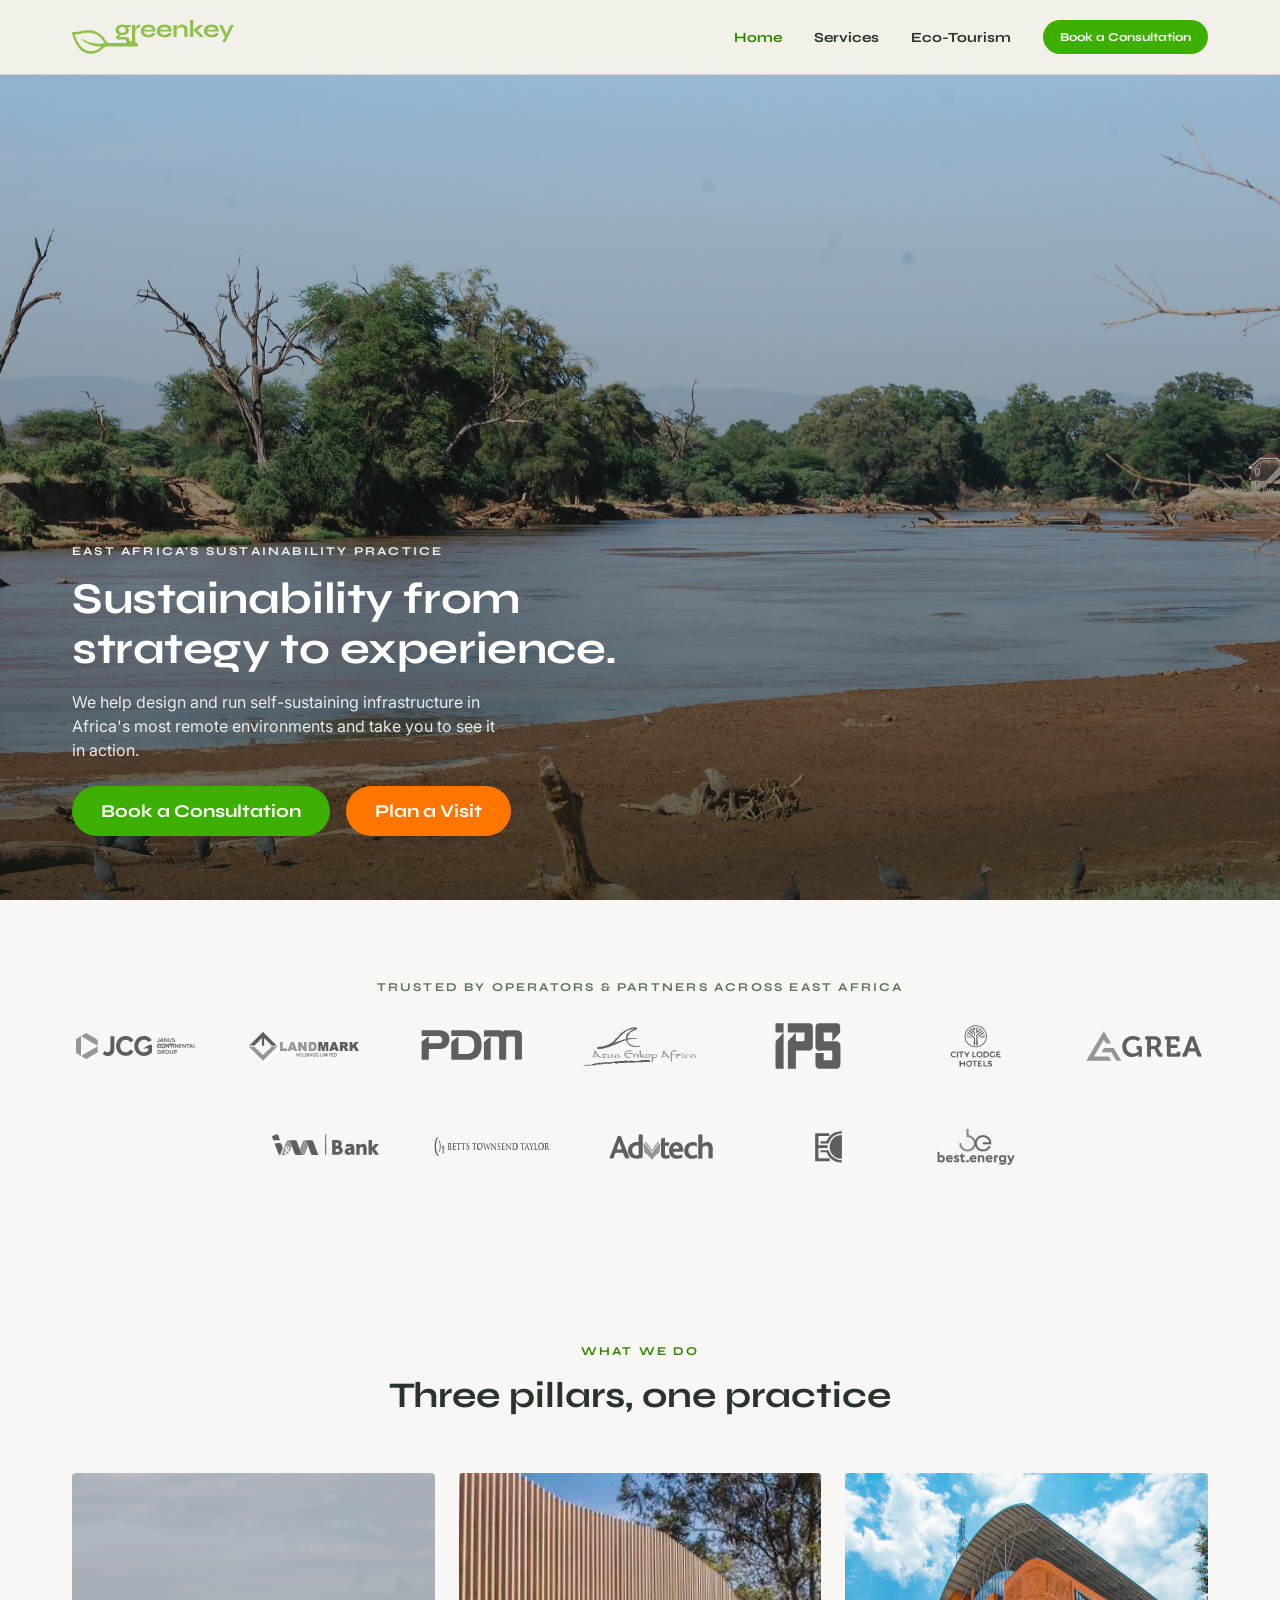
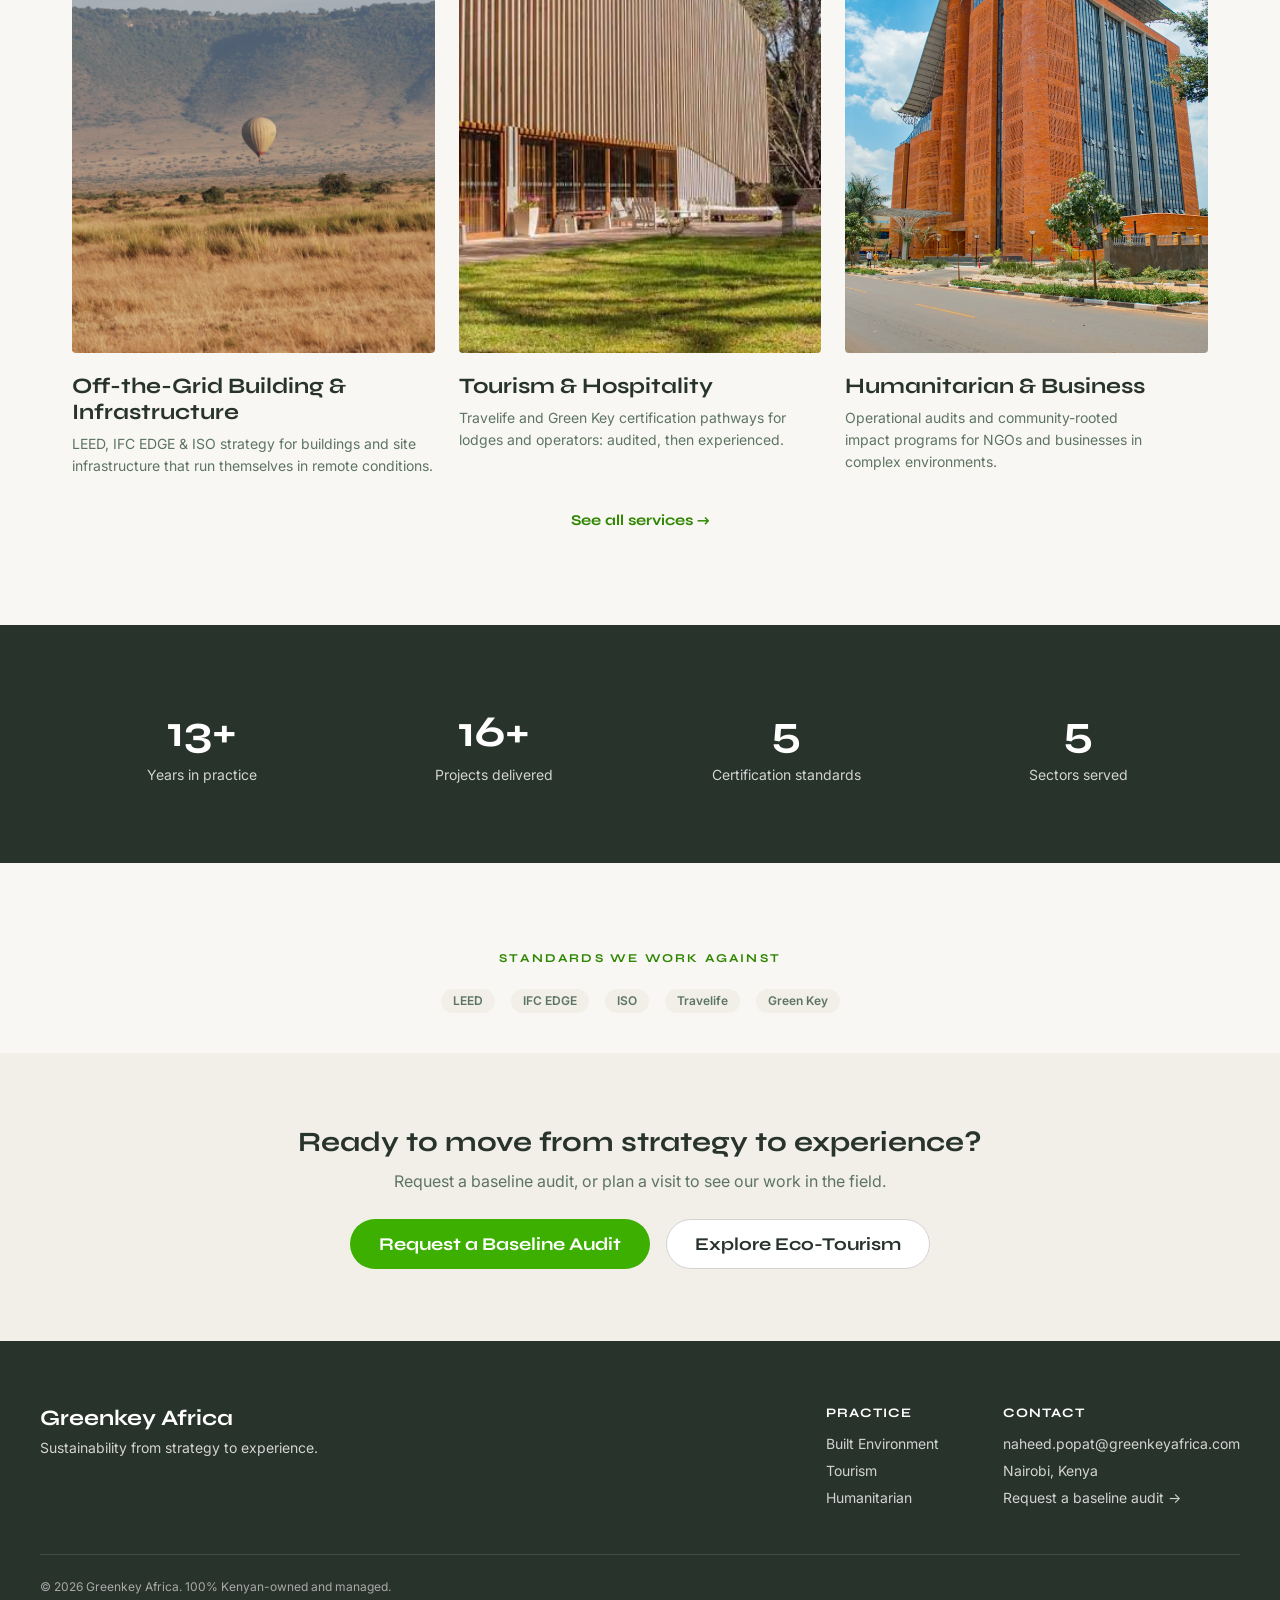
<file: website/index.html>
<!DOCTYPE html>
<html lang="en">
<head>
  <meta charset="UTF-8" />
  <meta name="viewport" content="width=device-width, initial-scale=1.0" />
  <title>Greenkey Africa | Sustainability from strategy to experience</title>
  <meta name="description" content="Greenkey Africa translates LEED, IFC EDGE and ISO into procurement-ready sustainability strategy for East Africa: the built environment, tourism and hospitality, and the humanitarian sector." />
  <link rel="canonical" href="https://www.greenkeyafrica.com/" />
  <link rel="icon" href="assets/favicon.svg" type="image/svg+xml" />
  <link rel="apple-touch-icon" href="assets/favicon.svg" />
  <meta name="theme-color" content="#3DAF00" />
  <meta property="og:type" content="website" />
  <meta property="og:site_name" content="Greenkey Africa" />
  <meta property="og:url" content="https://www.greenkeyafrica.com/" />
  <meta property="og:title" content="Greenkey Africa | Sustainability from strategy to experience" />
  <meta property="og:description" content="Greenkey Africa translates LEED, IFC EDGE and ISO into procurement-ready sustainability strategy for East Africa: the built environment, tourism and hospitality, and the humanitarian sector." />
  <meta property="og:image" content="https://www.greenkeyafrica.com/assets/og-image.jpg" />
  <meta property="og:image:width" content="1200" />
  <meta property="og:image:height" content="630" />
  <meta name="twitter:card" content="summary_large_image" />
  <meta name="twitter:title" content="Greenkey Africa | Sustainability from strategy to experience" />
  <meta name="twitter:description" content="Greenkey Africa translates LEED, IFC EDGE and ISO into procurement-ready sustainability strategy for East Africa: the built environment, tourism and hospitality, and the humanitarian sector." />
  <meta name="twitter:image" content="https://www.greenkeyafrica.com/assets/og-image.jpg" />
  <link rel="preconnect" href="https://fonts.googleapis.com" />
  <link rel="preconnect" href="https://fonts.gstatic.com" crossorigin />
  <link rel="stylesheet" href="css/ds/styles.css?v=20260930a" />
  <link rel="stylesheet" href="css/home.css?v=20260930a" />
</head>
<body>

  <!-- ============ NAV ============ -->
  <header class="nav gk-nav">
    <div class="gk-wrap gk-nav__inner">
      <a class="gk-brand" href="index.html" aria-label="Greenkey Africa home">
        <img src="assets/logo.svg" alt="Greenkey Africa" />
      </a>
      <nav>
        <ul class="nav__links">
          <li><a class="gk-navlink is-active" href="index.html">Home</a></li>
          <li><a class="gk-navlink" href="services.html">Services</a></li>
          <li><a class="gk-navlink" href="safaris.html">Eco-Tourism</a></li>
          <li><a class="ds-btn ds-btn--s ds-btn--primary" href="services.html#consult">Book a Consultation</a></li>
        </ul>
      </nav>
      <button class="nav__toggle" aria-label="Menu" aria-expanded="false">
        <svg width="20" height="20" viewBox="0 0 20 20" fill="none" aria-hidden="true"><path d="M2 5h16M2 10h16M2 15h16" stroke="currentColor" stroke-width="2" stroke-linecap="round"/></svg>
      </button>
    </div>
  </header>

  <!-- ============ HERO ============ -->
  <section class="gk-hero">
    <img class="gk-hero__media" src="assets/photos/hero-image.jpg" alt="" fetchpriority="high" />
    <div class="gk-hero__scrim"></div>
    <div class="gk-wrap gk-hero__inner">
      <div class="gk-hero__copy">
        <div class="gk-overline gk-overline--onimage">East Africa's Sustainability Practice</div>
        <h1>Sustainability from strategy to experience.</h1>
        <p>We help design and run self-sustaining infrastructure in Africa's most remote environments and take you to see it in action.</p>
        <div class="gk-btn-row">
          <a class="ds-btn ds-btn--l ds-btn--primary" href="services.html#consult">Book a Consultation</a>
          <a class="ds-btn ds-btn--l ds-btn--accent" href="safaris.html">Plan a Visit</a>
        </div>
      </div>
    </div>
  </section>

  <!-- ============ PARTNER LOGOS ============ -->
  <section class="gk-wrap gk-partners">
    <div class="gk-partners__label">Trusted By Operators &amp; Partners Across East Africa</div>
    <div class="gk-logos">
      <img src="assets/logos/jcg.svg" alt="Janus Continental Group" loading="lazy" />
      <img src="assets/logos/landmark.svg" alt="Landmark Holdings" loading="lazy" />
      <img src="assets/logos/pdm.svg" alt="PDM" loading="lazy" />
      <img src="assets/logos/atua-enkop.svg" alt="Atua Enkop Africa" loading="lazy" />
      <img src="assets/logos/ips.svg" alt="IPS" loading="lazy" />
      <img src="assets/logos/city-lodge.svg" alt="City Lodge Hotels" loading="lazy" />
      <img src="assets/logos/grea.svg" alt="GREA" loading="lazy" />
      <img src="assets/logos/im-bank.svg" alt="I&amp;M Bank" loading="lazy" />
      <img src="assets/logos/betts-townsend.svg" alt="Betts Townsend Taylor" loading="lazy" />
      <img src="assets/logos/advtech.svg" alt="ADvTECH" loading="lazy" />
      <img src="assets/logos/esteel.svg" alt="Esteel" loading="lazy" />
      <img src="assets/logos/best-energy.webp" alt="Best Energy" loading="lazy" />
    </div>
  </section>

  <!-- ============ PILLARS ============ -->
  <section class="gk-wrap gk-pillars">
    <div class="gk-section-head">
      <div class="gk-overline">What We Do</div>
      <h2>Three pillars, one practice</h2>
    </div>
    <div class="gk-pillar-grid">
      <article class="gk-pillar">
        <img src="assets/photos/off-the-grid.jpg" alt="Off-grid building and site infrastructure project" loading="lazy" />
        <h3>Off-the-Grid Building &amp; Infrastructure</h3>
        <p>LEED, IFC EDGE &amp; ISO strategy for buildings and site infrastructure that run themselves in remote conditions.</p>
      </article>
      <article class="gk-pillar">
        <img src="assets/photos/french-embassy-nairobi.jpg" alt="French Embassy, Nairobi: certified hospitality and built environment project" loading="lazy" />
        <h3>Tourism &amp; Hospitality</h3>
        <p>Travelife and Green Key certification pathways for lodges and operators: audited, then experienced.</p>
      </article>
      <article class="gk-pillar">
        <img src="assets/photos/humanitarian-buisness.jpg" alt="Humanitarian and business operations project" loading="lazy" />
        <h3>Humanitarian &amp; Business</h3>
        <p>Operational audits and community-rooted impact programs for NGOs and businesses in complex environments.</p>
      </article>
    </div>
    <div class="gk-pillars__more">
      <a href="services.html">See all services →</a>
    </div>
  </section>

  <!-- ============ STATS ============ -->
  <section class="gk-stats">
    <div class="gk-wrap gk-stats__grid">
      <div>
        <div class="gk-stat__num">13+</div>
        <div class="gk-stat__label">Years in practice</div>
      </div>
      <div>
        <div class="gk-stat__num">16+</div>
        <div class="gk-stat__label">Projects delivered</div>
      </div>
      <div>
        <div class="gk-stat__num">5</div>
        <div class="gk-stat__label">Certification standards</div>
      </div>
      <div>
        <div class="gk-stat__num">5</div>
        <div class="gk-stat__label">Sectors served</div>
      </div>
    </div>
  </section>

  <!-- ============ STANDARDS ============ -->
  <section class="gk-wrap gk-standards">
    <div class="gk-overline">Standards We Work Against</div>
    <div class="gk-standards__list">
      <span class="ds-badge ds-badge--neutral">LEED</span>
      <span class="ds-badge ds-badge--neutral">IFC EDGE</span>
      <span class="ds-badge ds-badge--neutral">ISO</span>
      <span class="ds-badge ds-badge--neutral">Travelife</span>
      <span class="ds-badge ds-badge--neutral">Green Key</span>
    </div>
  </section>

  
  <!-- ============ CLOSING CTA ============ -->
  <section class="gk-cta">
    <h2>Ready to move from strategy to experience?</h2>
    <p>Request a baseline audit, or plan a visit to see our work in the field.</p>
    <div class="gk-btn-row">
      <a class="ds-btn ds-btn--l ds-btn--primary" href="services.html#consult">Request a Baseline Audit</a>
      <a class="ds-btn ds-btn--l ds-btn--secondary" href="safaris.html">Explore Eco-Tourism</a>
    </div>
  </section>

  <!-- ============ FOOTER ============ -->
  <footer class="gk-footer">
    <div class="gk-footer__top">
      <div>
        <div class="gk-footer__brand">Greenkey Africa</div>
        <div class="gk-footer__tagline">Sustainability from strategy to experience.</div>
      </div>
      <div class="gk-footer__cols">
        <ul class="gk-footer__col">
          <li><h4>Practice</h4></li>
          <li><a href="services.html#building">Built Environment</a></li>
          <li><a href="safaris.html">Tourism</a></li>
          <li><a href="services.html#esg">Humanitarian</a></li>
        </ul>
        <ul class="gk-footer__col">
          <li><h4>Contact</h4></li>
          <li><a href="mailto:naheed.popat@greenkeyafrica.com">naheed.popat@greenkeyafrica.com</a></li>
          <li>Nairobi, Kenya</li>
          <li><a href="services.html#consult">Request a baseline audit →</a></li>
        </ul>
      </div>
    </div>
    <div class="gk-footer__bottom">© 2026 Greenkey Africa. 100% Kenyan-owned and managed.</div>
  </footer>

  <script src="js/main.js?v=20260930a"></script>
</body>
</html>
</file>
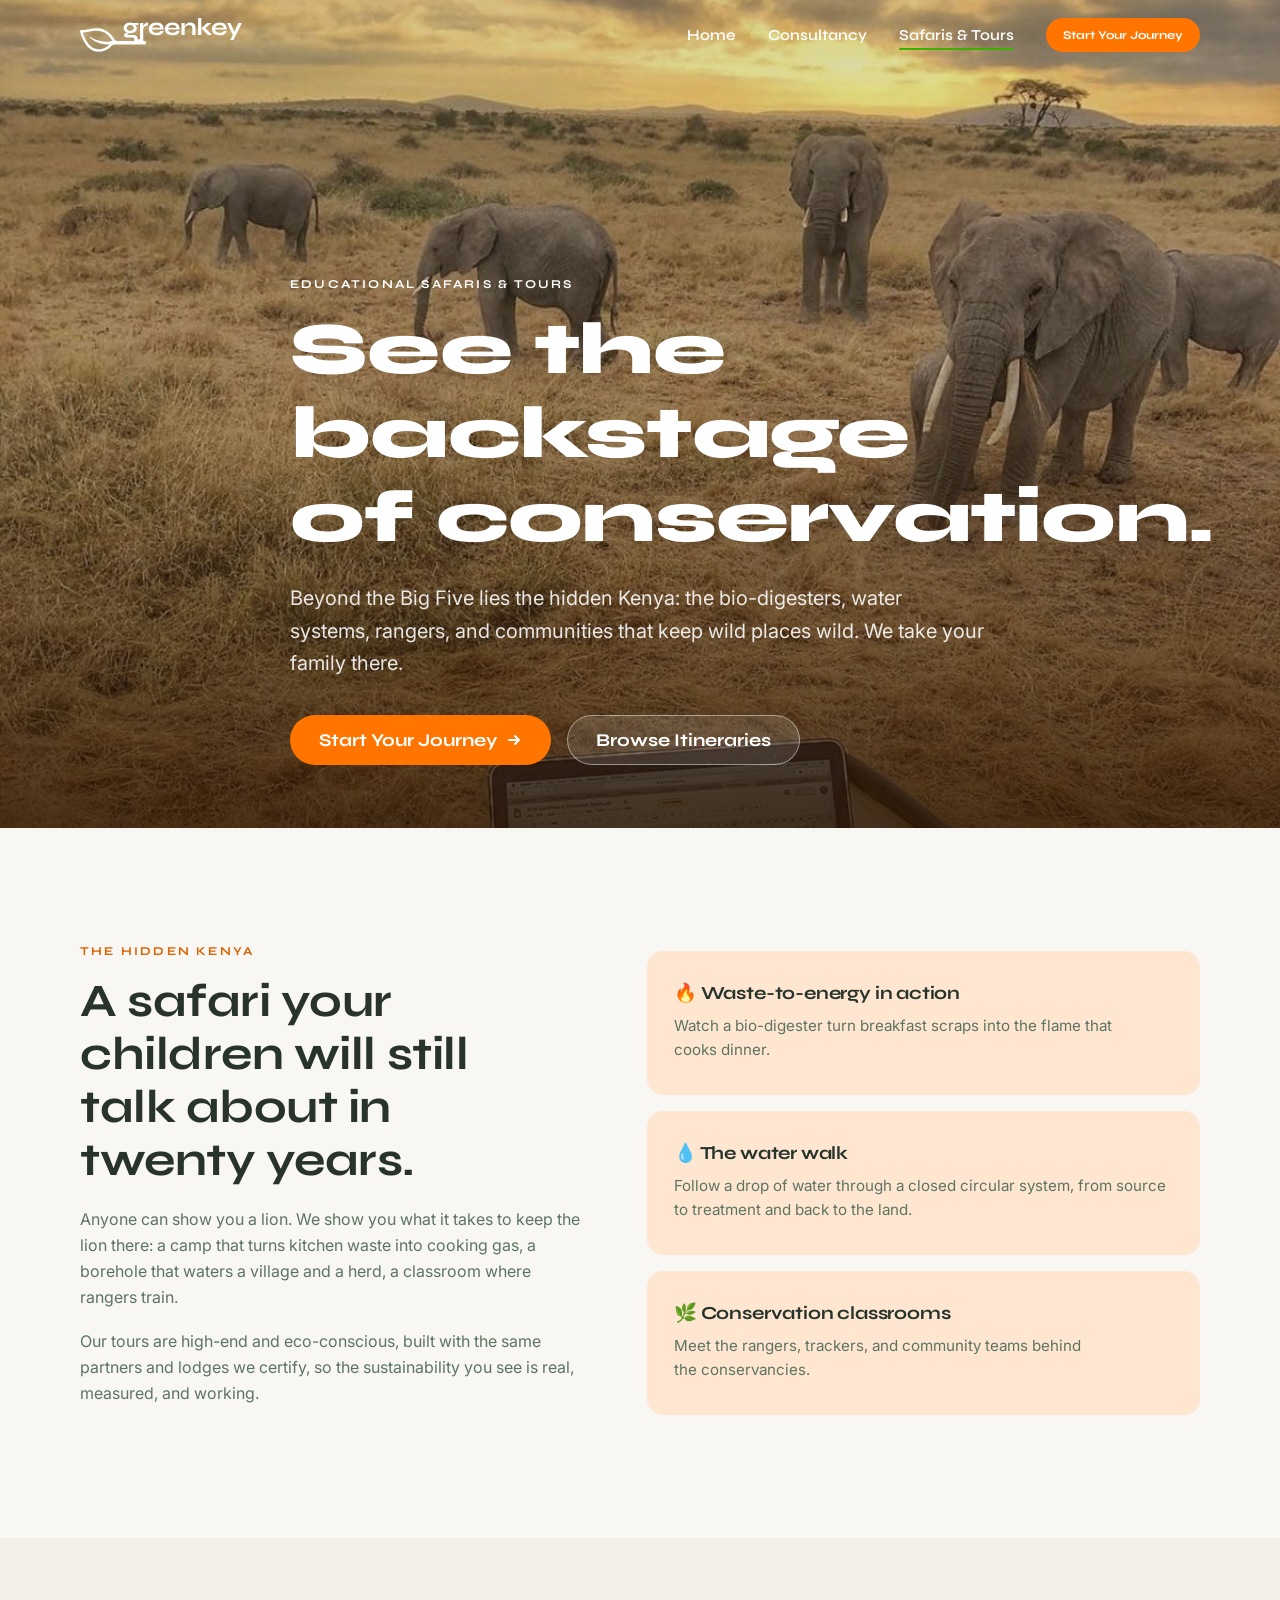
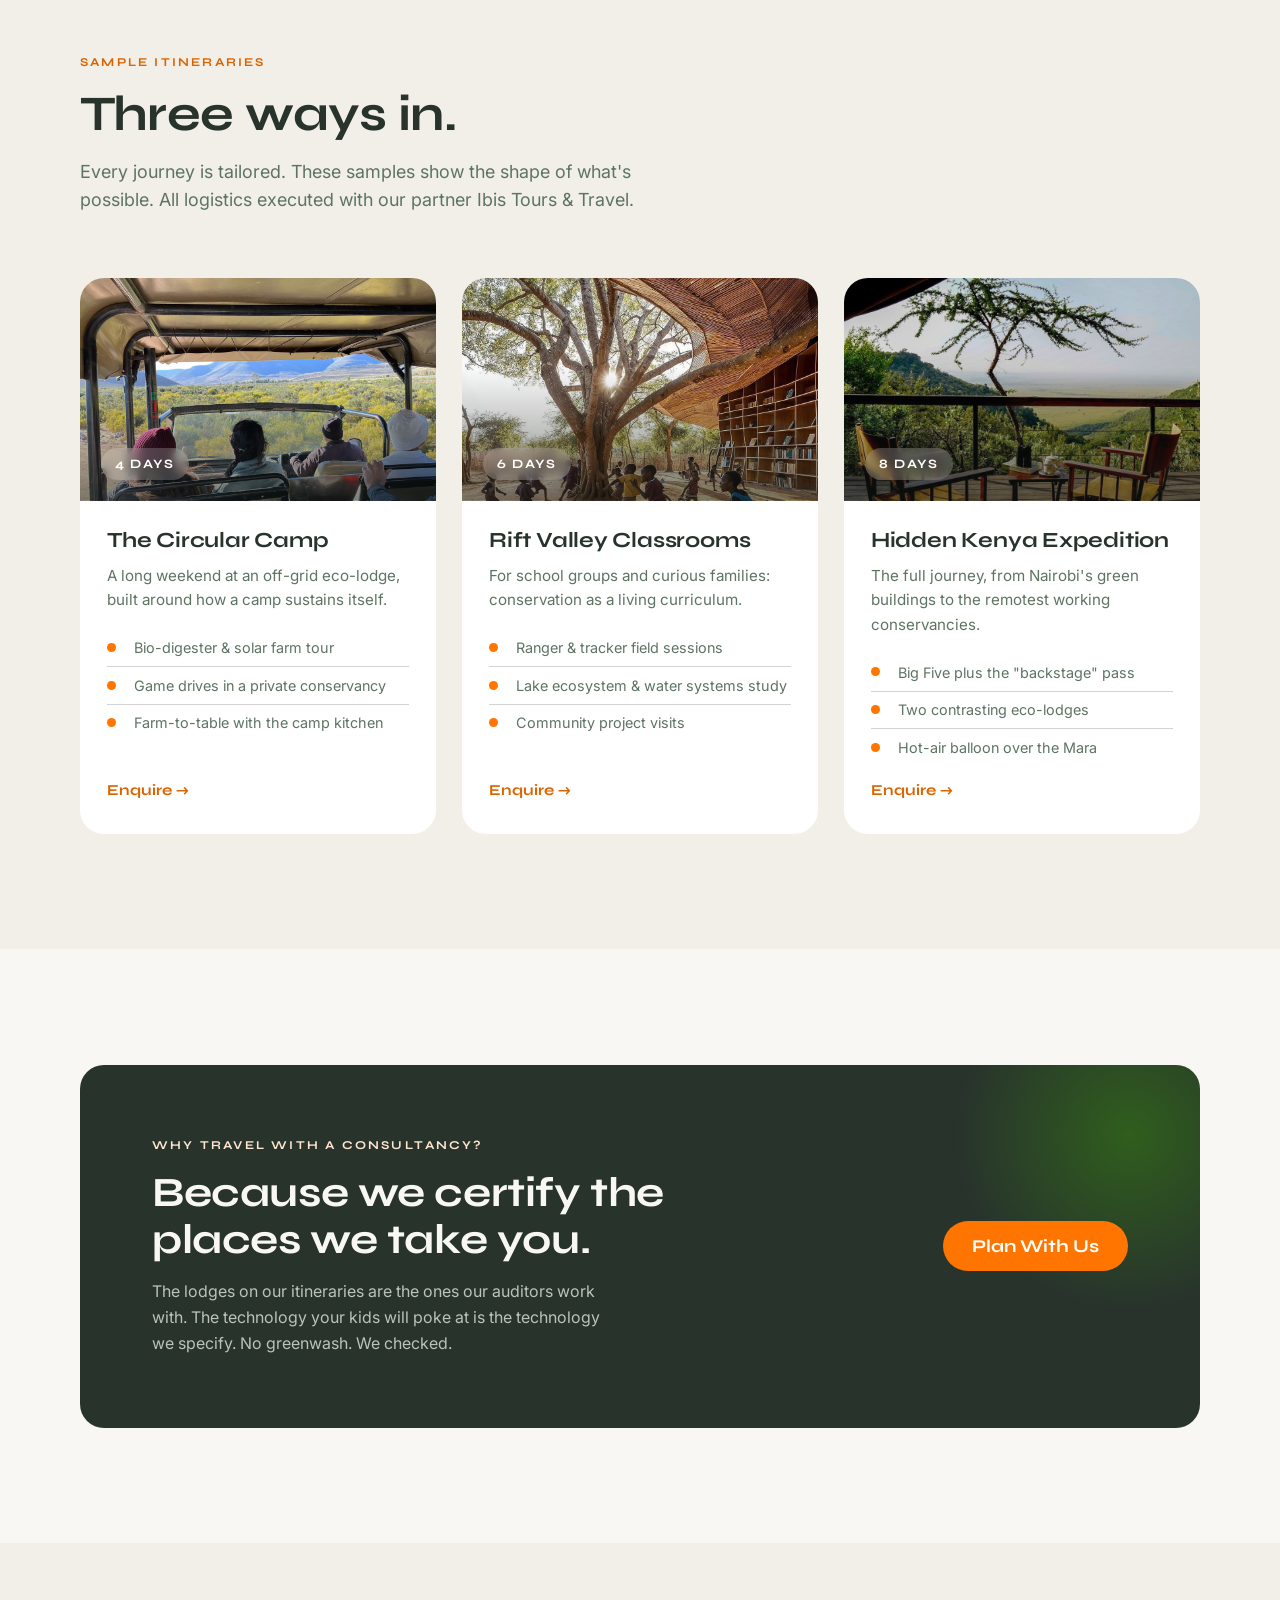
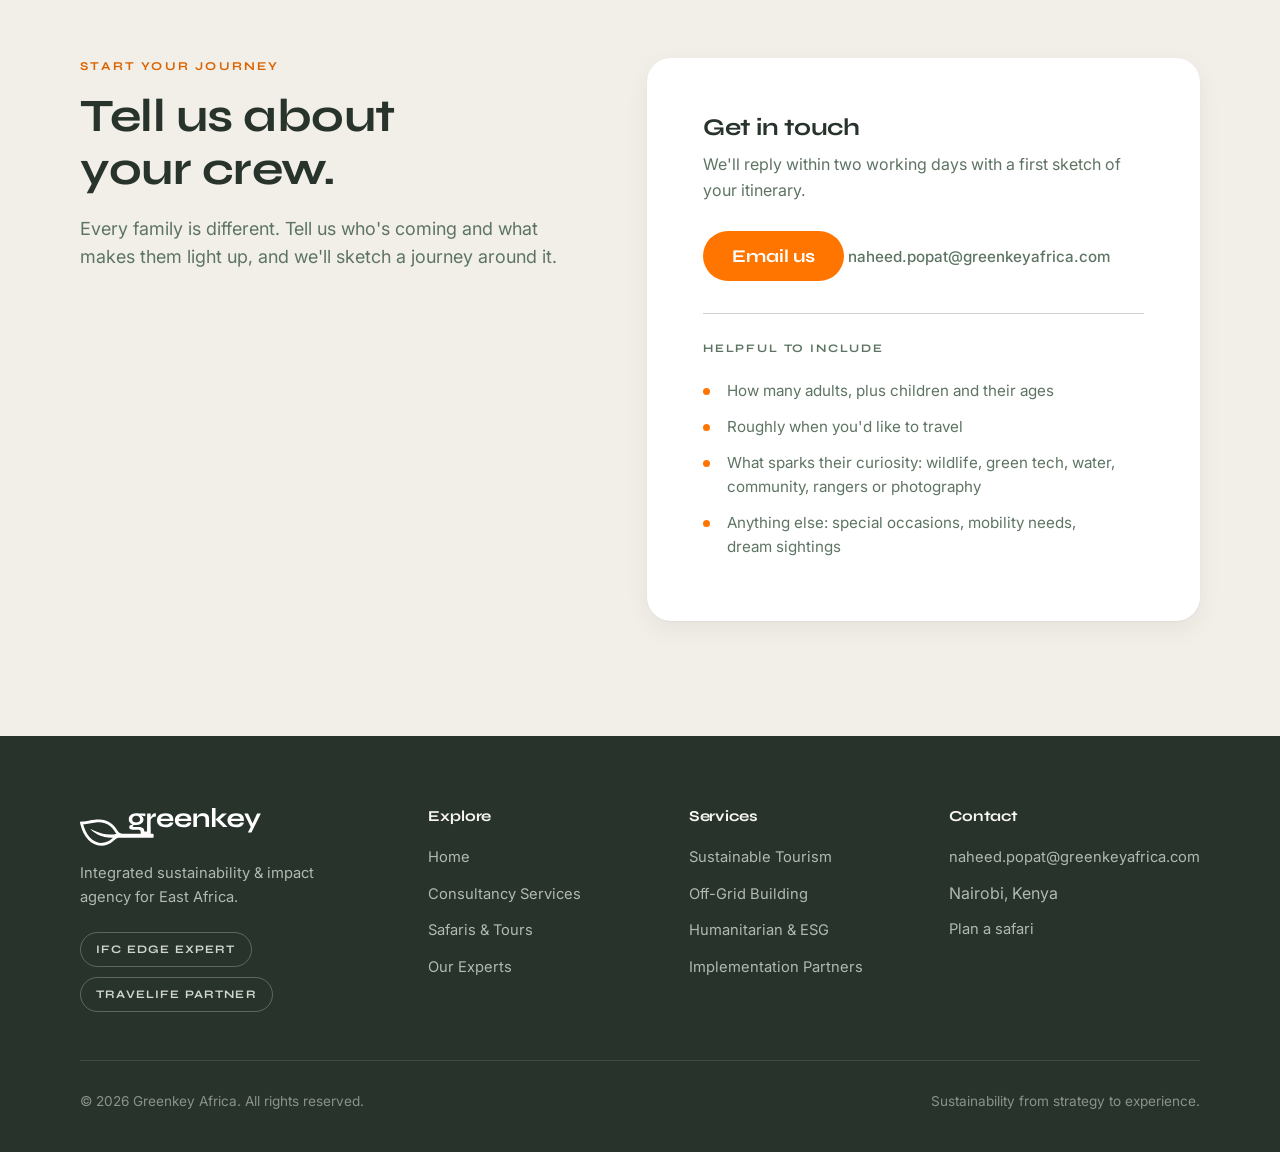
<file: website/safaris.html>
<!DOCTYPE html>
<html lang="en">
<head>
  <meta charset="UTF-8" />
  <meta name="viewport" content="width=device-width, initial-scale=1.0" />
  <title>Educational Safaris &amp; Tours | Greenkey Africa</title>
  <meta name="description" content="Eco-educational safaris in Kenya for families and schools. Go beyond the Big Five and see the backstage of conservation: bio-digesters, water systems, and communities in action." />
  <link rel="canonical" href="https://www.greenkeyafrica.com/safaris" />
  <link rel="icon" href="assets/favicon.svg" type="image/svg+xml" />
  <link rel="apple-touch-icon" href="assets/favicon.svg" />
  <meta name="theme-color" content="#3DAF00" />
  <meta property="og:type" content="website" />
  <meta property="og:site_name" content="Greenkey Africa" />
  <meta property="og:url" content="https://www.greenkeyafrica.com/safaris" />
  <meta property="og:title" content="Educational Safaris & Tours | Greenkey Africa" />
  <meta property="og:description" content="Eco-educational safaris in Kenya for families and schools. Go beyond the Big Five and see the backstage of conservation: bio-digesters, water systems, and communities in action." />
  <meta property="og:image" content="https://www.greenkeyafrica.com/assets/og-image.jpg" />
  <meta property="og:image:width" content="1200" />
  <meta property="og:image:height" content="630" />
  <meta name="twitter:card" content="summary_large_image" />
  <meta name="twitter:title" content="Educational Safaris & Tours | Greenkey Africa" />
  <meta name="twitter:description" content="Eco-educational safaris in Kenya for families and schools. Go beyond the Big Five and see the backstage of conservation: bio-digesters, water systems, and communities in action." />
  <meta name="twitter:image" content="https://www.greenkeyafrica.com/assets/og-image.jpg" />
  <link rel="preconnect" href="https://fonts.googleapis.com" />
  <link rel="preconnect" href="https://fonts.gstatic.com" crossorigin />
  <link rel="stylesheet" href="css/style.css?v=20260930a" />
</head>
<body>

  <!-- ============ NAV ============ -->
  <header class="nav nav--light">
    <div class="wrap nav__inner">
      <a class="brand" href="index.html" aria-label="Greenkey Africa home">
        <img src="assets/logo.svg" alt="Greenkey Africa" />
      </a>
      <nav>
        <ul class="nav__links">
          <li><a class="nav__link" href="index.html">Home</a></li>
          <li><a class="nav__link" href="services.html">Consultancy</a></li>
          <li><a class="nav__link active" href="safaris.html">Safaris &amp; Tours</a></li>
          <li><a class="btn btn--gold" href="#journey">Start Your Journey</a></li>
        </ul>
      </nav>
      <button class="nav__toggle" aria-label="Menu" aria-expanded="false">
        <svg width="20" height="20" viewBox="0 0 20 20" fill="none"><path d="M2 5h16M2 10h16M2 15h16" stroke="currentColor" stroke-width="2" stroke-linecap="round"/></svg>
      </button>
    </div>
  </header>

  <!-- ============ HERO ============ -->
  <section class="hero safari-hero">
    <div class="hero__bg" style="background-image:url('assets/photos/back-stage-conservation.jpg')"></div>
    <div class="hero__scrim"></div>
    <div class="wrap hero__content">
      <span class="eyebrow stagger" style="color:#fff">Educational Safaris &amp; Tours</span>
      <h1 class="stagger">See the backstage of&nbsp;conservation.</h1>
      <p class="stagger">Beyond the Big Five lies the hidden Kenya: the bio-digesters, water systems, rangers, and communities that keep wild places wild. We take your family there.</p>
      <div class="hero__ctas stagger">
        <a class="btn btn--gold" href="#journey">Start Your Journey
          <svg width="16" height="16" viewBox="0 0 16 16" fill="none"><path d="M3 8h10m0 0L9 4m4 4l-4 4" stroke="currentColor" stroke-width="2" stroke-linecap="round" stroke-linejoin="round"/></svg>
        </a>
        <a class="btn btn--ghost-light" href="#itineraries">Browse Itineraries</a>
      </div>
    </div>
  </section>

  <!-- ============ HIDDEN KENYA ============ -->
  <section class="band">
    <div class="wrap">
      <div class="split">
        <div class="reveal">
          <span class="eyebrow eyebrow--warm">The hidden Kenya</span>
          <h2>A safari your children will still talk about in twenty years.</h2>
          <p>Anyone can show you a lion. We show you what it takes to keep the lion there: a camp that turns kitchen waste into cooking gas, a borehole that waters a village and a herd, a classroom where rangers train.</p>
          <p>Our tours are high-end and eco-conscious, built with the same partners and lodges we certify, so the sustainability you see is real, measured, and working.</p>
        </div>
        <div class="reveal" data-delay="1">
          <div class="bridge" style="grid-template-columns: 1fr; gap: 1rem">
            <div class="bridge__card" style="background: var(--gold-tint)">
              <h3 style="font-size:1.15rem">🔥 Waste-to-energy in action</h3>
              <p style="margin-bottom:0">Watch a bio-digester turn breakfast scraps into the flame that cooks dinner.</p>
            </div>
            <div class="bridge__card" style="background: var(--gold-tint)">
              <h3 style="font-size:1.15rem">💧 The water walk</h3>
              <p style="margin-bottom:0">Follow a drop of water through a closed circular system, from source to treatment and back to the land.</p>
            </div>
            <div class="bridge__card" style="background: var(--gold-tint)">
              <h3 style="font-size:1.15rem">🌿 Conservation classrooms</h3>
              <p style="margin-bottom:0">Meet the rangers, trackers, and community teams behind the conservancies.</p>
            </div>
          </div>
        </div>
      </div>
    </div>
  </section>

  <!-- ============ ITINERARIES ============ -->
  <section class="band band--sand" id="itineraries">
    <div class="wrap">
      <div class="section-head reveal">
        <span class="eyebrow eyebrow--warm">Sample itineraries</span>
        <h2>Three ways in.</h2>
        <p class="lede">Every journey is tailored. These samples show the shape of what's possible. All logistics executed with our partner Ibis Tours &amp; Travel.</p>
      </div>
      <div class="itineraries">
        <article class="itinerary reveal" data-delay="1">
          <div class="itinerary__media" style="background-image: linear-gradient(to top, rgba(20,26,20,0.55), rgba(20,26,20,0) 60%), url('assets/photos/the-circular-camp-safari-and-tours.jpg')">
            <span class="itinerary__days">4 days</span>
          </div>
          <div class="itinerary__body">
            <h3>The Circular Camp</h3>
            <p>A long weekend at an off-grid eco-lodge, built around how a camp sustains itself.</p>
            <ul class="itinerary__list">
              <li>Bio-digester &amp; solar farm tour</li>
              <li>Game drives in a private conservancy</li>
              <li>Farm-to-table with the camp kitchen</li>
            </ul>
            <a class="text-link" style="color:var(--terra)" href="#journey">Enquire →</a>
          </div>
        </article>
        <article class="itinerary reveal" data-delay="2">
          <div class="itinerary__media" style="background-image: linear-gradient(to top, rgba(20,26,20,0.55), rgba(20,26,20,0) 60%), url('assets/photos/rift-valley-classrooms.jpg')">
            <span class="itinerary__days">6 days</span>
          </div>
          <div class="itinerary__body">
            <h3>Rift Valley Classrooms</h3>
            <p>For school groups and curious families: conservation as a living curriculum.</p>
            <ul class="itinerary__list">
              <li>Ranger &amp; tracker field sessions</li>
              <li>Lake ecosystem &amp; water systems study</li>
              <li>Community project visits</li>
            </ul>
            <a class="text-link" style="color:var(--terra)" href="#journey">Enquire →</a>
          </div>
        </article>
        <article class="itinerary reveal" data-delay="3">
          <div class="itinerary__media" style="background-image: linear-gradient(to top, rgba(20,26,20,0.55), rgba(20,26,20,0) 60%), url('assets/photos/hidden-kenya-expedition.jpg')">
            <span class="itinerary__days">8 days</span>
          </div>
          <div class="itinerary__body">
            <h3>Hidden Kenya Expedition</h3>
            <p>The full journey, from Nairobi's green buildings to the remotest working conservancies.</p>
            <ul class="itinerary__list">
              <li>Big Five plus the "backstage" pass</li>
              <li>Two contrasting eco-lodges</li>
              <li>Hot-air balloon over the Mara</li>
            </ul>
            <a class="text-link" style="color:var(--terra)" href="#journey">Enquire →</a>
          </div>
        </article>
      </div>
    </div>
  </section>

  <!-- ============ WHY GREENKEY ============ -->
  <section class="band">
    <div class="wrap">
      <div class="cta-panel reveal" style="background: var(--ink)">
        <div>
          <span class="eyebrow" style="color:var(--sunset-100)">Why travel with a consultancy?</span>
          <h2>Because we certify the places we take you.</h2>
          <p>The lodges on our itineraries are the ones our auditors work with. The technology your kids will poke at is the technology we specify. No greenwash. We checked.</p>
        </div>
        <div class="cta-panel__action">
          <a class="btn btn--gold" href="#journey">Plan With Us</a>
        </div>
      </div>
    </div>
  </section>

  <!-- ============ INQUIRY FORM ============ -->
  <section class="band band--sand" id="journey">
    <div class="wrap">
      <div class="split" style="align-items:start">
        <div class="reveal">
          <span class="eyebrow eyebrow--warm">Start your journey</span>
          <h2>Tell us about your crew.</h2>
          <p class="lede">Every family is different. Tell us who's coming and what makes them light up, and we'll sketch a journey around it.</p>
        </div>
        <div class="contact-panel contact-panel--warm reveal" data-delay="1">
          <h3>Get in touch</h3>
          <p>We'll reply within two working days with a first sketch of your itinerary.</p>
          <a class="btn btn--gold" href="mailto:naheed.popat@greenkeyafrica.com?subject=Safari%20enquiry">Email us</a>
          <a class="contact-panel__address" href="mailto:naheed.popat@greenkeyafrica.com?subject=Safari%20enquiry">naheed.popat@greenkeyafrica.com</a>
          <div class="contact-panel__hint">
            <span class="contact-panel__hint-label">Helpful to include</span>
            <ul>
              <li>How many adults, plus children and their ages</li>
              <li>Roughly when you'd like to travel</li>
              <li>What sparks their curiosity: wildlife, green tech, water, community, rangers or photography</li>
              <li>Anything else: special occasions, mobility needs, dream sightings</li>
            </ul>
          </div>
        </div>
      </div>
    </div>
  </section>

  <!-- ============ FOOTER ============ -->
  <footer class="footer">
    <div class="wrap">
      <div class="footer__grid">
        <div>
          <a class="brand" href="index.html" aria-label="Greenkey Africa home">
            <img src="assets/logo.svg" alt="Greenkey Africa" />
          </a>
          <p class="footer__tagline">Integrated sustainability &amp; impact agency for East Africa.</p>
          <div class="footer__badges">
            <span class="badge">IFC EDGE Expert</span>
            <span class="badge">Travelife Partner</span>
          </div>
        </div>
        <div>
          <h4>Explore</h4>
          <ul>
            <li><a href="index.html">Home</a></li>
            <li><a href="services.html">Consultancy Services</a></li>
            <li><a href="safaris.html">Safaris &amp; Tours</a></li>
            <li><a href="services.html#experts">Our Experts</a></li>
          </ul>
        </div>
        <div>
          <h4>Services</h4>
          <ul>
            <li><a href="services.html#tourism">Sustainable Tourism</a></li>
            <li><a href="services.html#building">Off-Grid Building</a></li>
            <li><a href="services.html#esg">Humanitarian &amp; ESG</a></li>
            <li><a href="services.html#partners">Implementation Partners</a></li>
          </ul>
        </div>
        <div>
          <h4>Contact</h4>
          <ul>
            <li><a href="mailto:naheed.popat@greenkeyafrica.com">naheed.popat@greenkeyafrica.com</a></li>
            <li>Nairobi, Kenya</li>
            <li><a href="safaris.html#journey">Plan a safari</a></li>
          </ul>
        </div>
      </div>
      <div class="footer__bottom">
        <span>© 2026 Greenkey Africa. All rights reserved.</span>
        <span>Sustainability from strategy to experience.</span>
      </div>
    </div>
  </footer>

  <script src="js/main.js?v=20260930a"></script>
</body>
</html>
</file>
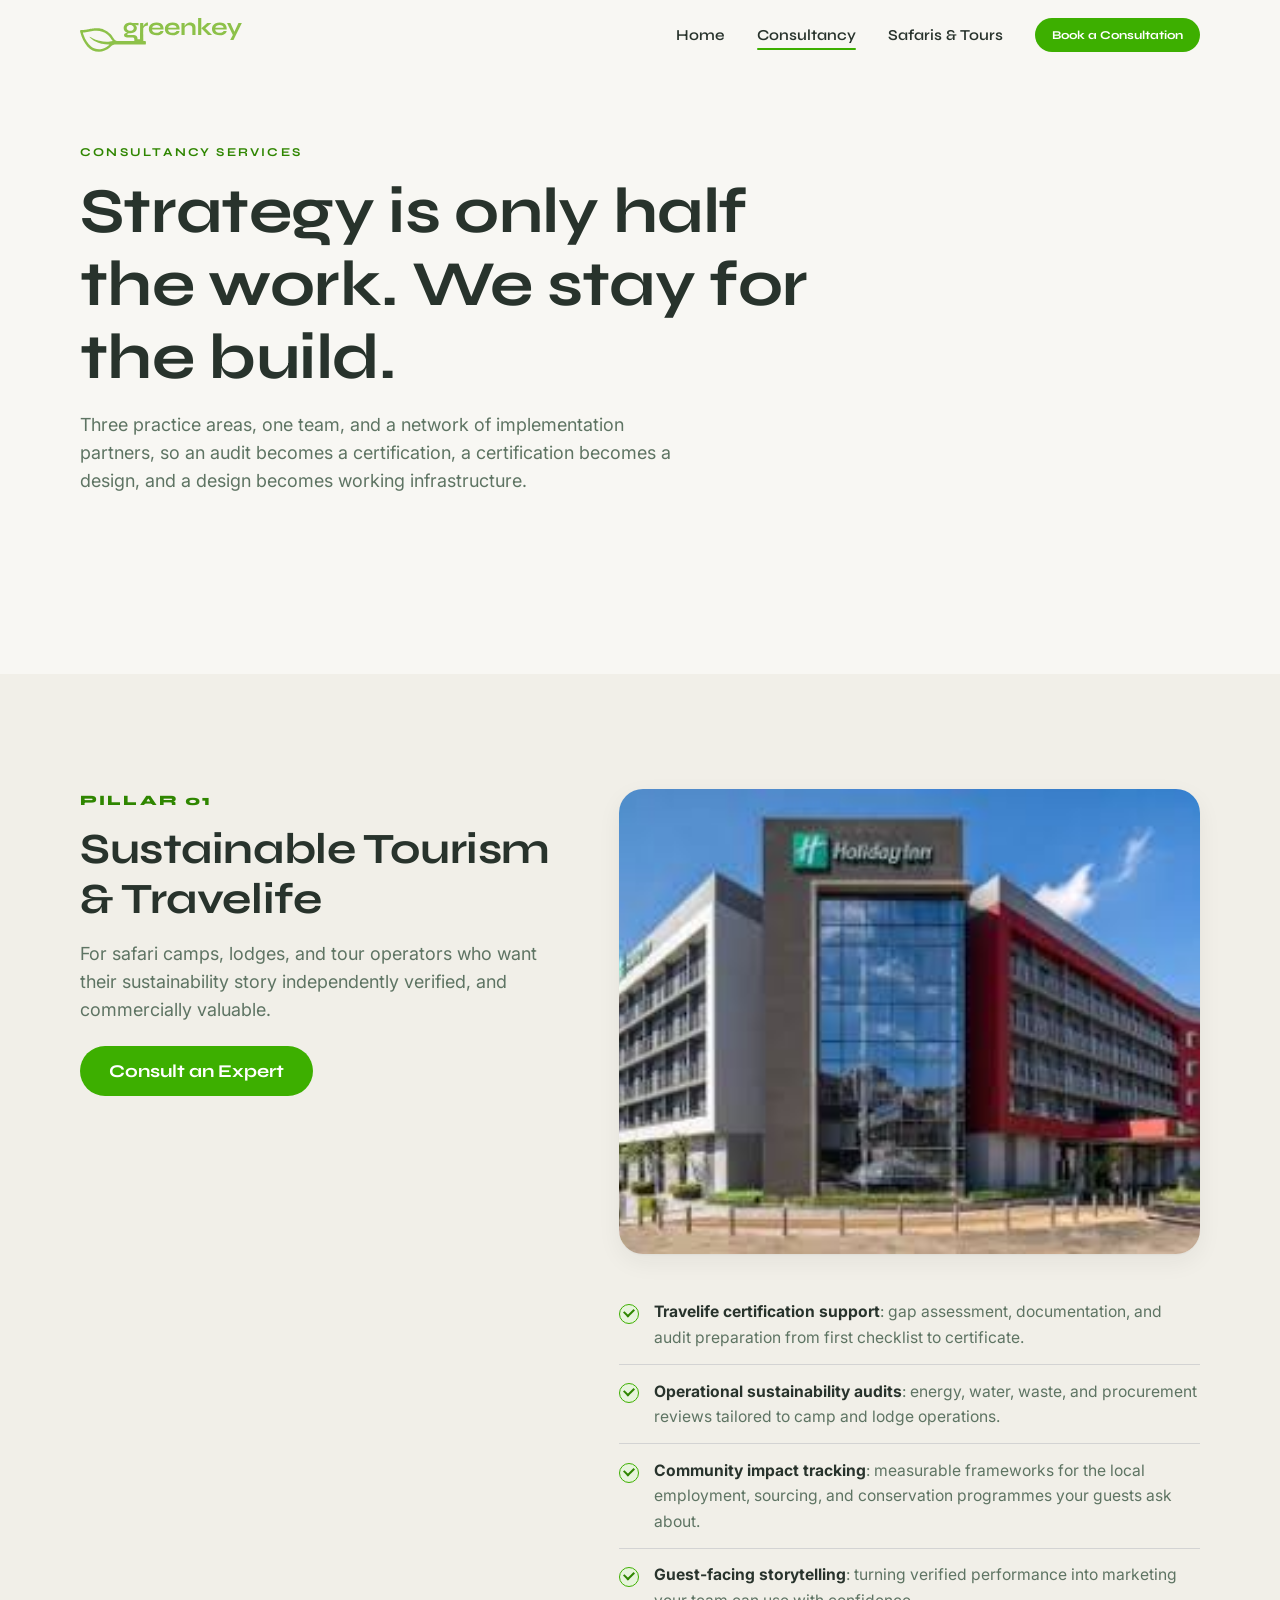
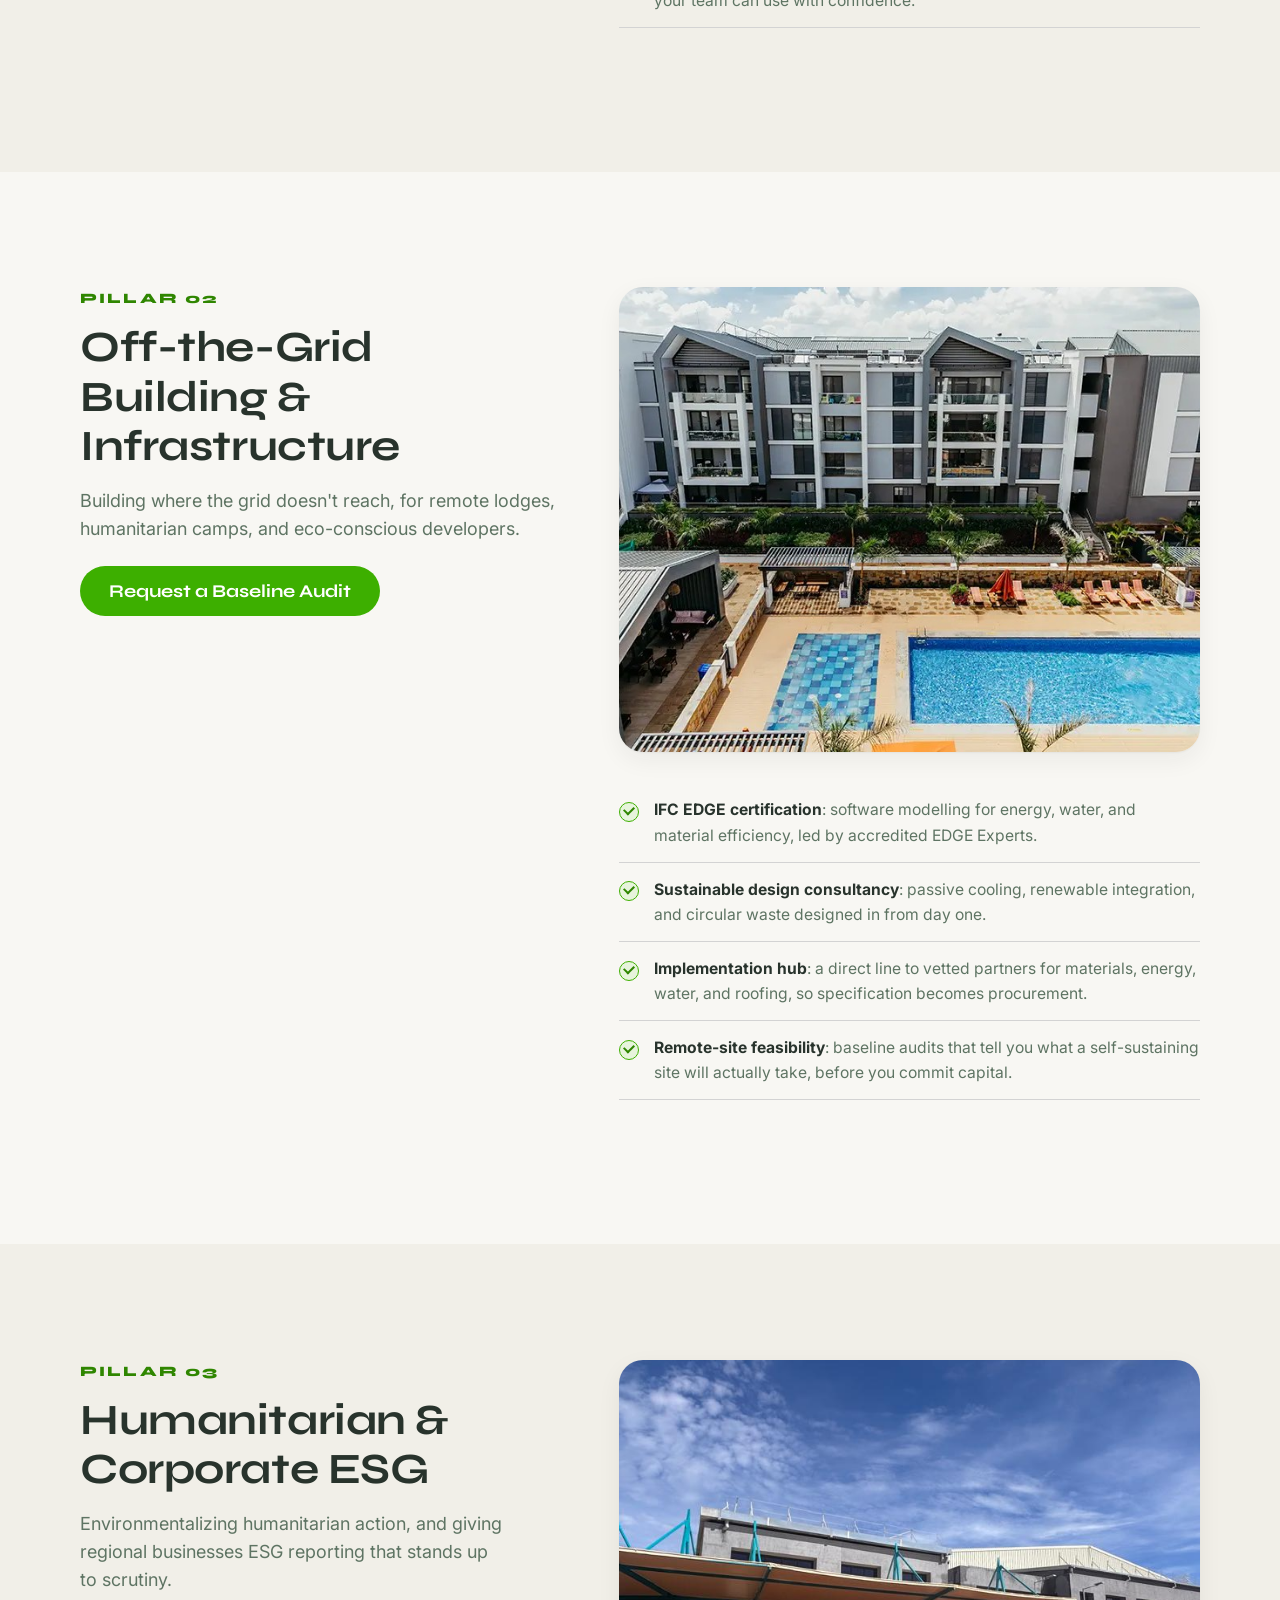
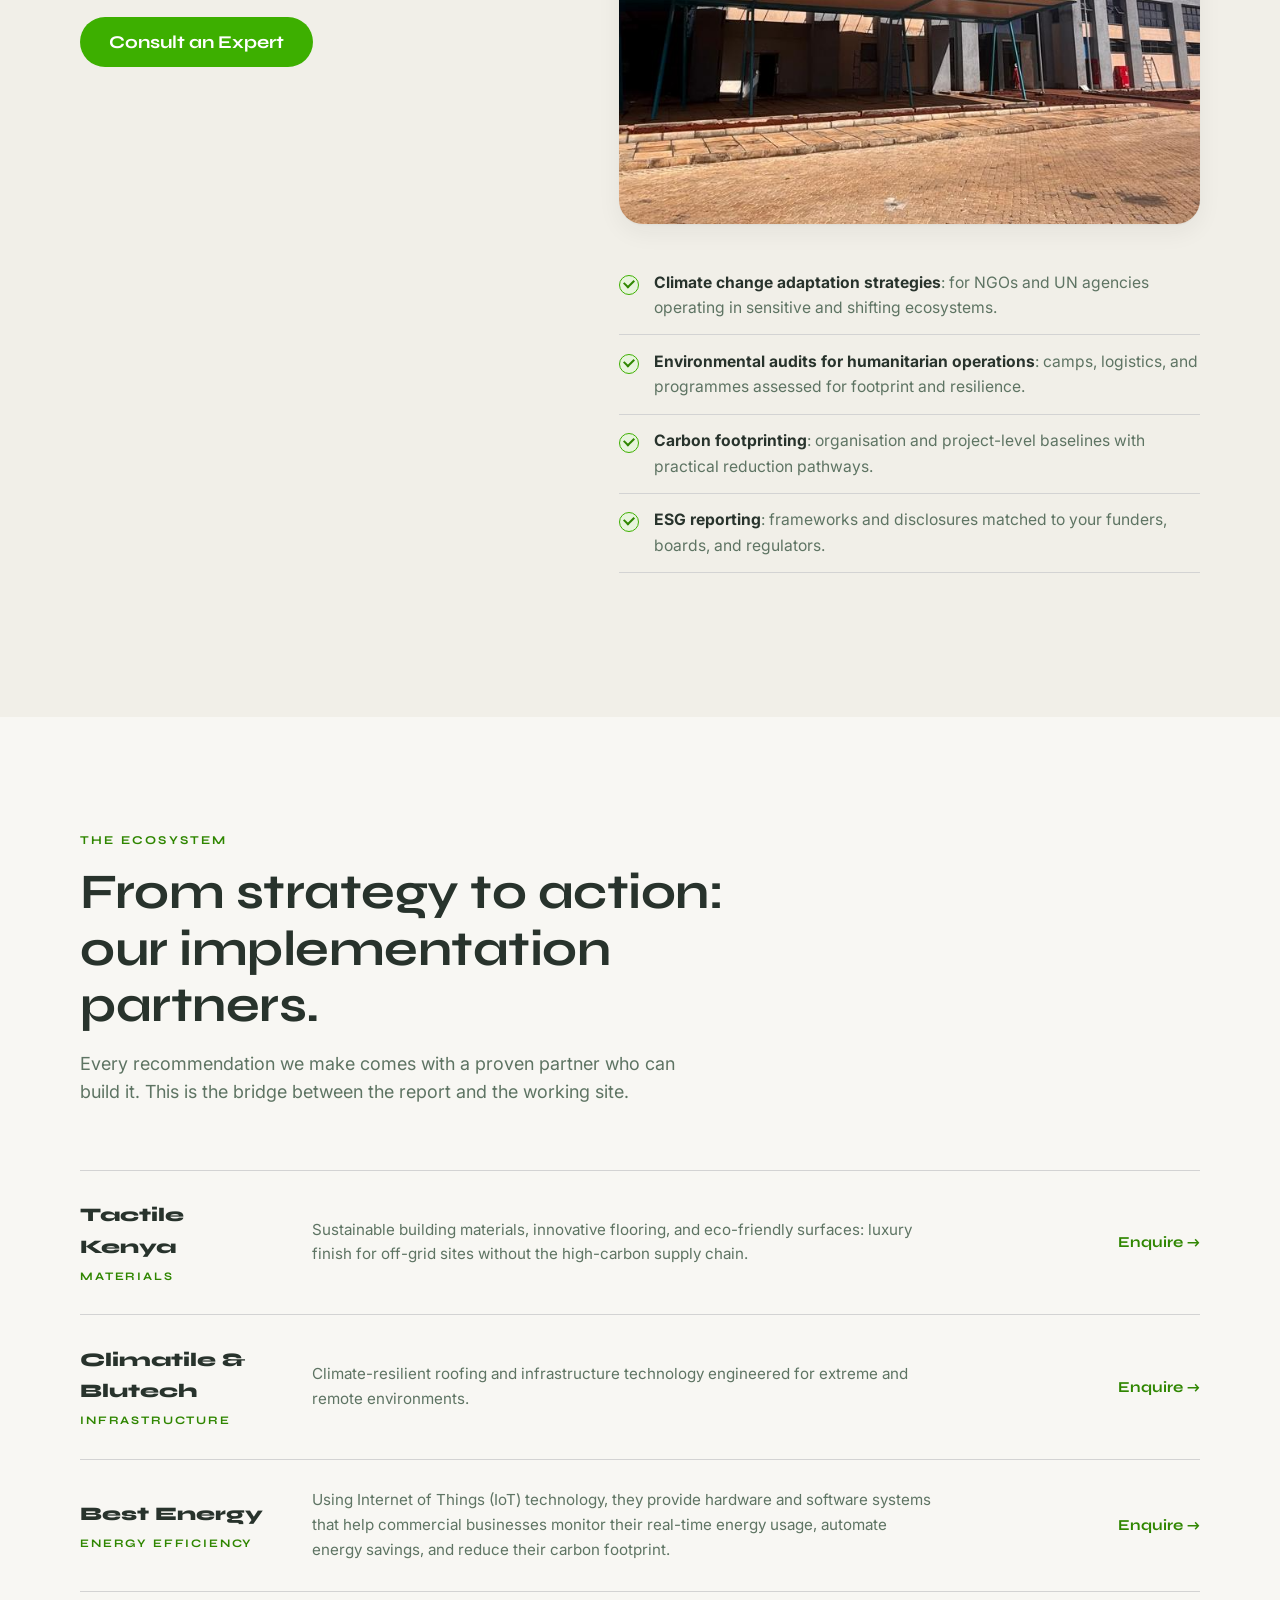
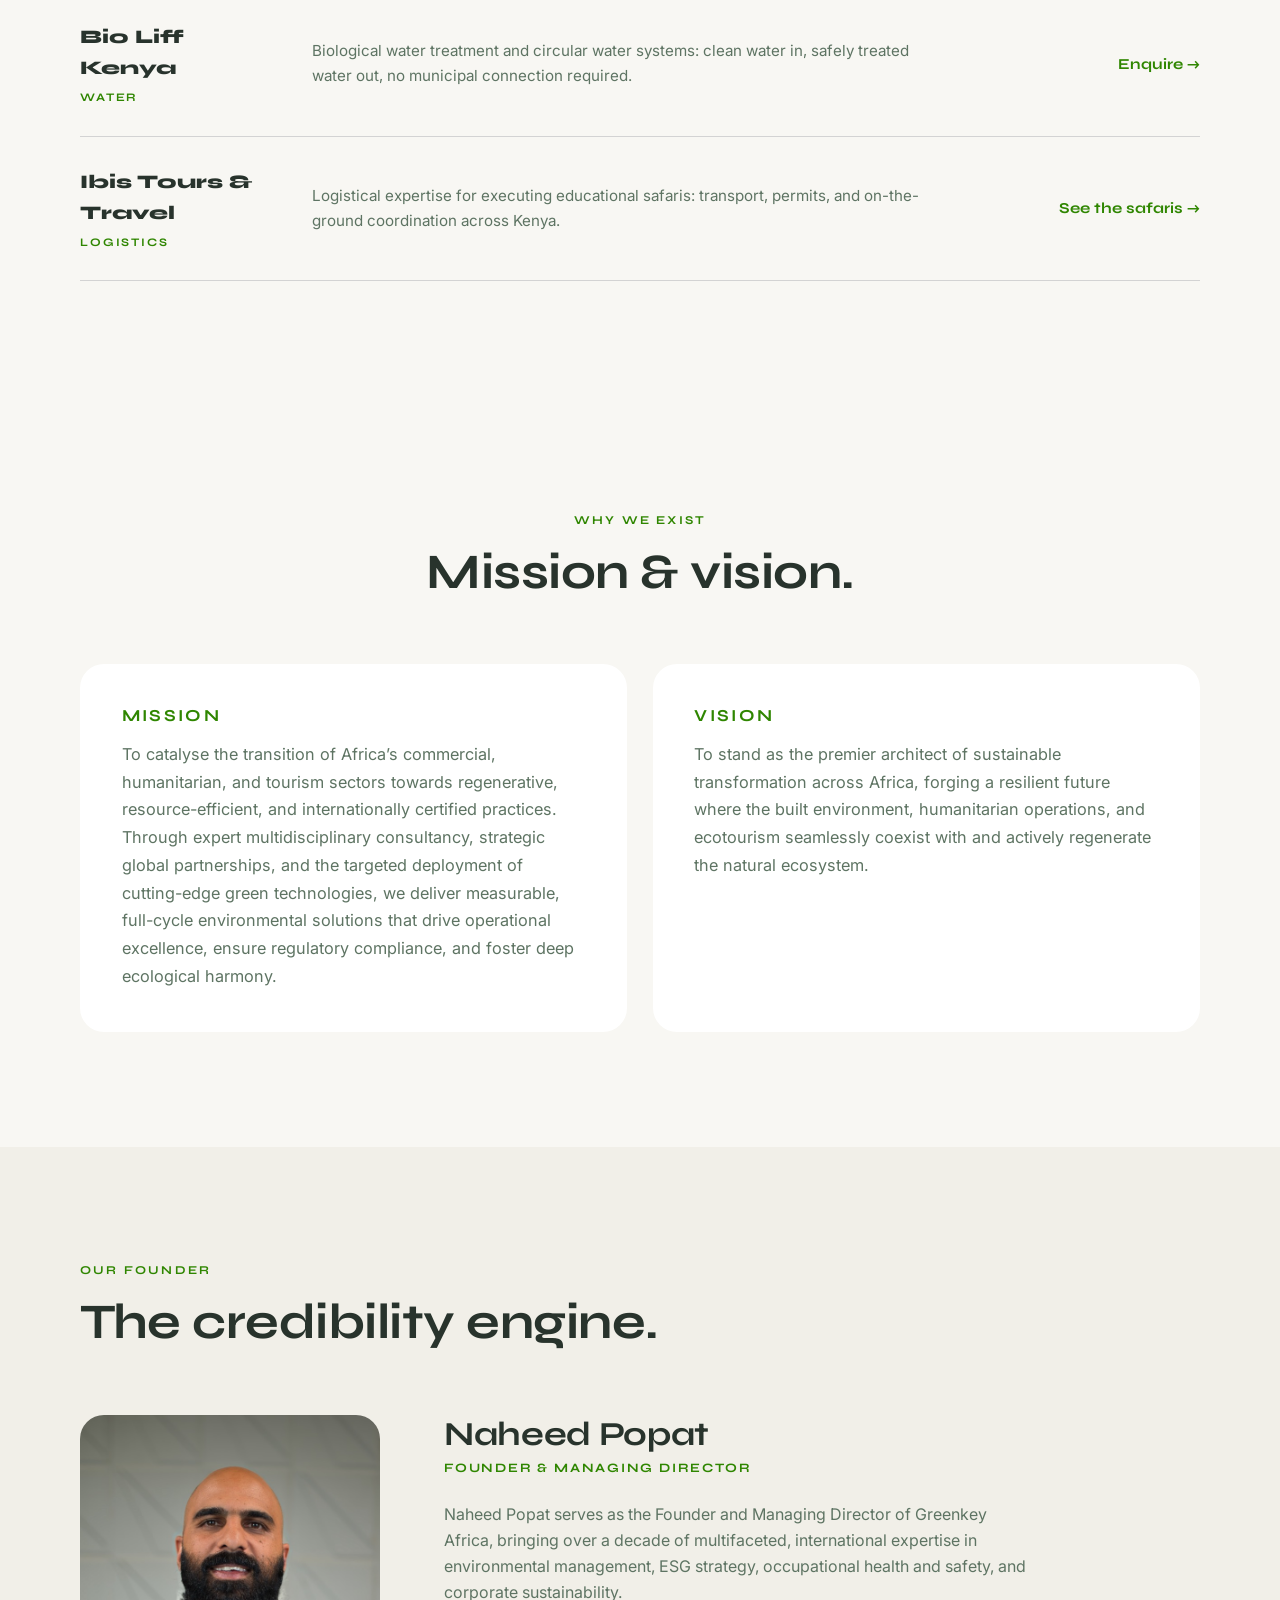
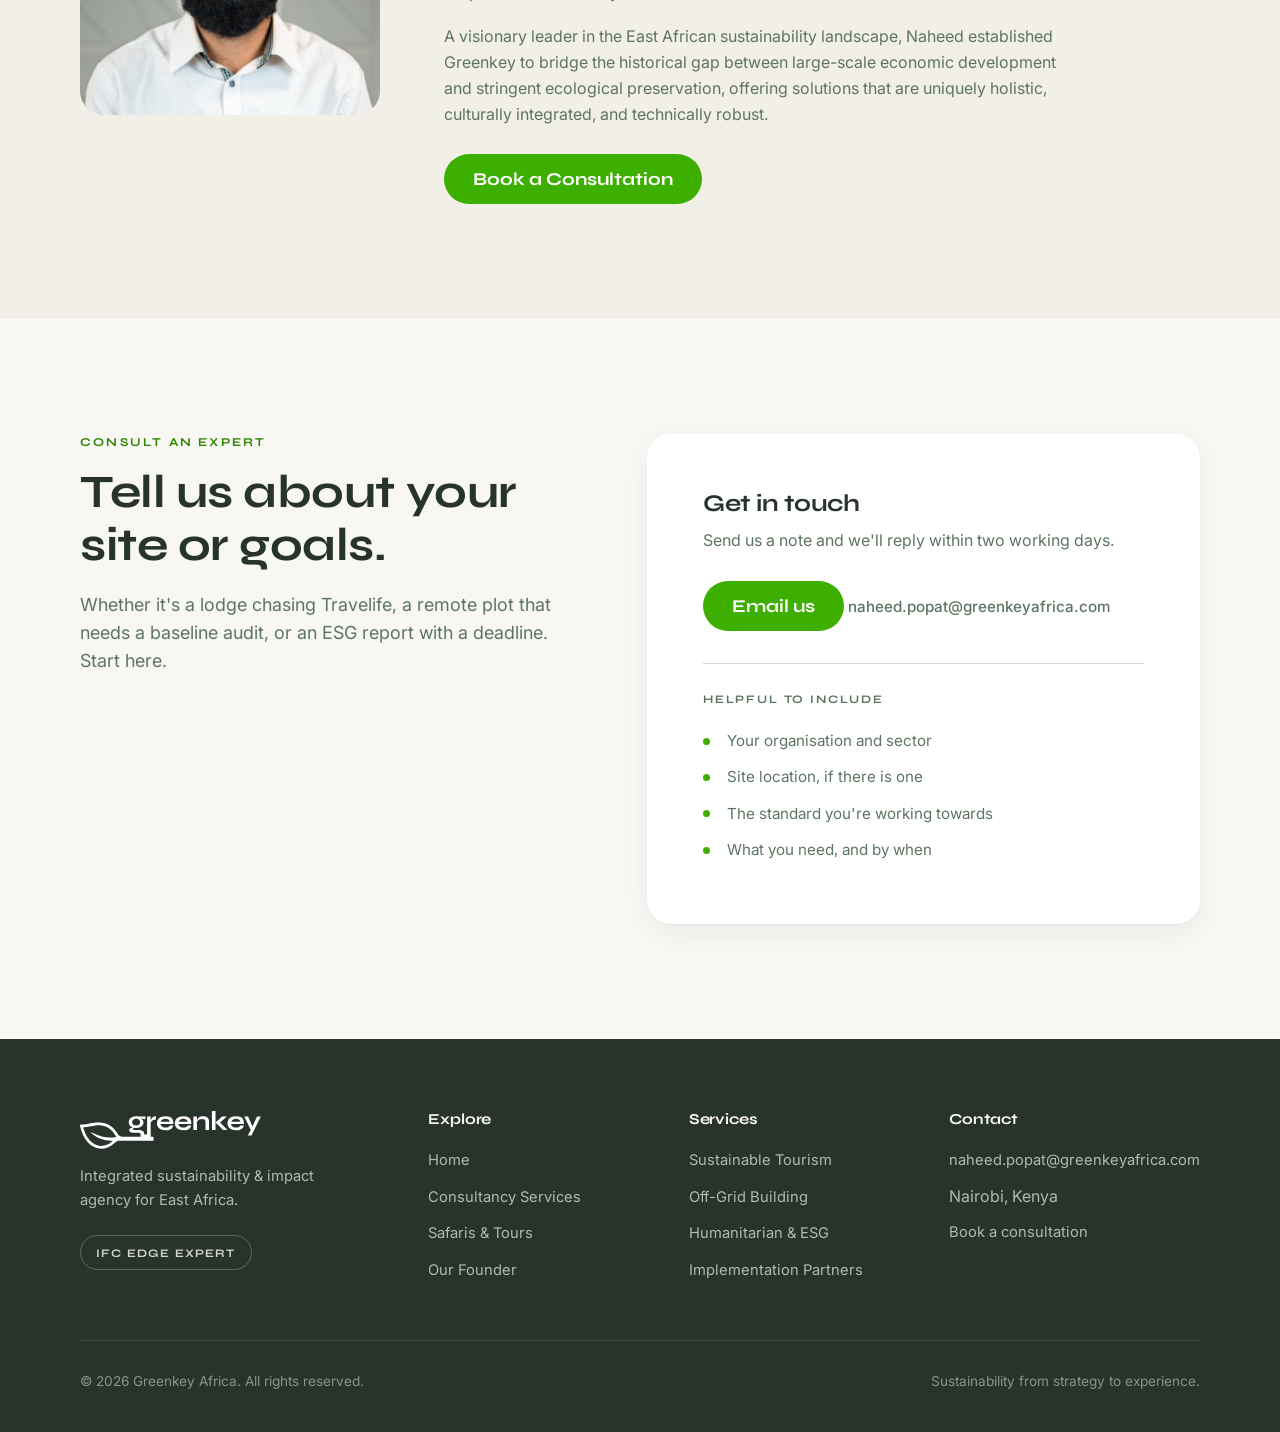
<file: website/services.html>
<!DOCTYPE html>
<html lang="en">
<head>
  <meta charset="UTF-8" />
  <meta name="viewport" content="width=device-width, initial-scale=1.0" />
  <title>Consultancy Services | Greenkey Africa</title>
  <meta name="description" content="Travelife certification for lodges, IFC EDGE off-grid building consultancy, and humanitarian & corporate ESG strategy, plus the implementation partners who turn plans into infrastructure." />
  <link rel="canonical" href="https://www.greenkeyafrica.com/services" />
  <link rel="icon" href="assets/favicon.svg" type="image/svg+xml" />
  <link rel="apple-touch-icon" href="assets/favicon.svg" />
  <meta name="theme-color" content="#3DAF00" />
  <meta property="og:type" content="website" />
  <meta property="og:site_name" content="Greenkey Africa" />
  <meta property="og:url" content="https://www.greenkeyafrica.com/services" />
  <meta property="og:title" content="Consultancy Services | Greenkey Africa" />
  <meta property="og:description" content="Travelife certification for lodges, IFC EDGE off-grid building consultancy, and humanitarian & corporate ESG strategy, plus the implementation partners who turn plans into infrastructure." />
  <meta property="og:image" content="https://www.greenkeyafrica.com/assets/og-image.jpg" />
  <meta property="og:image:width" content="1200" />
  <meta property="og:image:height" content="630" />
  <meta name="twitter:card" content="summary_large_image" />
  <meta name="twitter:title" content="Consultancy Services | Greenkey Africa" />
  <meta name="twitter:description" content="Travelife certification for lodges, IFC EDGE off-grid building consultancy, and humanitarian & corporate ESG strategy, plus the implementation partners who turn plans into infrastructure." />
  <meta name="twitter:image" content="https://www.greenkeyafrica.com/assets/og-image.jpg" />
  <link rel="preconnect" href="https://fonts.googleapis.com" />
  <link rel="preconnect" href="https://fonts.gstatic.com" crossorigin />
  <link rel="stylesheet" href="css/style.css?v=20260930a" />
</head>
<body>

  <!-- ============ NAV ============ -->
  <header class="nav scrolled">
    <div class="wrap nav__inner">
      <a class="brand" href="index.html" aria-label="Greenkey Africa home">
        <img src="assets/logo.svg" alt="Greenkey Africa" />
      </a>
      <nav>
        <ul class="nav__links">
          <li><a class="nav__link" href="index.html">Home</a></li>
          <li><a class="nav__link active" href="services.html">Consultancy</a></li>
          <li><a class="nav__link" href="safaris.html">Safaris &amp; Tours</a></li>
          <li><a class="btn btn--green" href="#consult">Book a Consultation</a></li>
        </ul>
      </nav>
      <button class="nav__toggle" aria-label="Menu" aria-expanded="false">
        <svg width="20" height="20" viewBox="0 0 20 20" fill="none"><path d="M2 5h16M2 10h16M2 15h16" stroke="currentColor" stroke-width="2" stroke-linecap="round"/></svg>
      </button>
    </div>
  </header>

  <!-- ============ PAGE HEAD ============ -->
  <section class="band" style="padding-top: clamp(9rem, 16vh, 12rem)">
    <div class="wrap">
      <div class="section-head reveal" style="max-width: 820px">
        <span class="eyebrow">Consultancy Services</span>
        <h2 style="font-size: clamp(2.4rem, 5.4vw, 4rem)">Strategy is only half the work. We stay for the build.</h2>
        <p class="lede">Three practice areas, one team, and a network of implementation partners, so an audit becomes a certification, a certification becomes a design, and a design becomes working infrastructure.</p>
      </div>
    </div>
  </section>

  <!-- ============ PILLAR 1: TOURISM ============ -->
  <section class="band band--sand" id="tourism">
    <div class="wrap">
      <div class="service-block">
        <div class="service-block__sticky reveal">
          <span class="num">PILLAR 01</span>
          <h2>Sustainable Tourism &amp; Travelife</h2>
          <p class="lede">For safari camps, lodges, and tour operators who want their sustainability story independently verified, and commercially valuable.</p>
          <a class="btn btn--green" href="#consult" style="margin-top:1.4rem">Consult an Expert</a>
        </div>
        <div class="reveal" data-delay="1">
          <div class="split__media" style="margin-bottom: 2rem"><img src="assets/photos/city-lodge-two-rivers.jpg" alt="Certified sustainable hotel property" loading="lazy" /></div>
          <ul class="deliverables">
            <li><strong>Travelife certification support</strong>: gap assessment, documentation, and audit preparation from first checklist to certificate.</li>
            <li><strong>Operational sustainability audits</strong>: energy, water, waste, and procurement reviews tailored to camp and lodge operations.</li>
            <li><strong>Community impact tracking</strong>: measurable frameworks for the local employment, sourcing, and conservation programmes your guests ask about.</li>
            <li><strong>Guest-facing storytelling</strong>: turning verified performance into marketing your team can use with confidence.</li>
          </ul>
        </div>
      </div>
    </div>
  </section>

  <!-- ============ PILLAR 2: OFF-GRID BUILDING ============ -->
  <section class="band" id="building">
    <div class="wrap">
      <div class="service-block">
        <div class="service-block__sticky reveal">
          <span class="num">PILLAR 02</span>
          <h2>Off-the-Grid Building &amp; Infrastructure</h2>
          <p class="lede">Building where the grid doesn't reach, for remote lodges, humanitarian camps, and eco-conscious developers.</p>
          <a class="btn btn--green" href="#consult" style="margin-top:1.4rem">Request a Baseline Audit</a>
        </div>
        <div class="reveal" data-delay="1">
          <div class="split__media" style="margin-bottom: 2rem"><img src="assets/photos/rosslyn-grove.jpg" alt="Rosslyn Grove sustainable development" loading="lazy" /></div>
          <ul class="deliverables">
            <li><strong>IFC EDGE certification</strong>: software modelling for energy, water, and material efficiency, led by accredited EDGE Experts.</li>
            <li><strong>Sustainable design consultancy</strong>: passive cooling, renewable integration, and circular waste designed in from day one.</li>
            <li><strong>Implementation hub</strong>: a direct line to vetted partners for materials, energy, water, and roofing, so specification becomes procurement.</li>
            <li><strong>Remote-site feasibility</strong>: baseline audits that tell you what a self-sustaining site will actually take, before you commit capital.</li>
          </ul>
        </div>
      </div>
    </div>
  </section>

  <!-- ============ PILLAR 3: ESG ============ -->
  <section class="band band--sand" id="esg">
    <div class="wrap">
      <div class="service-block">
        <div class="service-block__sticky reveal">
          <span class="num">PILLAR 03</span>
          <h2>Humanitarian &amp; Corporate ESG</h2>
          <p class="lede">Environmentalizing humanitarian action, and giving regional businesses ESG reporting that stands up to scrutiny.</p>
          <a class="btn btn--green" href="#consult" style="margin-top:1.4rem">Consult an Expert</a>
        </div>
        <div class="reveal" data-delay="1">
          <div class="split__media" style="margin-bottom: 2rem"><img src="assets/photos/eah-care-sez.png" alt="ESG project in East Africa" loading="lazy" /></div>
          <ul class="deliverables">
            <li><strong>Climate change adaptation strategies</strong>: for NGOs and UN agencies operating in sensitive and shifting ecosystems.</li>
            <li><strong>Environmental audits for humanitarian operations</strong>: camps, logistics, and programmes assessed for footprint and resilience.</li>
            <li><strong>Carbon footprinting</strong>: organisation and project-level baselines with practical reduction pathways.</li>
            <li><strong>ESG reporting</strong>: frameworks and disclosures matched to your funders, boards, and regulators.</li>
          </ul>
        </div>
      </div>
    </div>
  </section>

  <!-- ============ IMPLEMENTATION PARTNERS ============ -->
  <section class="band" id="partners">
    <div class="wrap">
      <div class="section-head reveal">
        <span class="eyebrow">The ecosystem</span>
        <h2>From strategy to action: our implementation partners.</h2>
        <p class="lede">Every recommendation we make comes with a proven partner who can build it. This is the bridge between the report and the working site.</p>
      </div>

      <div class="reveal" data-delay="1">
        <div class="partner-row">
          <div class="partner-row__name">Tactile Kenya <span>Materials</span></div>
          <p>Sustainable building materials, innovative flooring, and eco-friendly surfaces: luxury finish for off-grid sites without the high-carbon supply chain.</p>
          <a class="text-link" href="#consult">Enquire →</a>
        </div>
        <div class="partner-row">
          <div class="partner-row__name">Climatile &amp; Blutech <span>Infrastructure</span></div>
          <p>Climate-resilient roofing and infrastructure technology engineered for extreme and remote environments.</p>
          <a class="text-link" href="#consult">Enquire →</a>
        </div>
        <div class="partner-row">
          <div class="partner-row__name">Best Energy <span>Energy Efficiency</span></div>
          <p>Using Internet of Things (IoT) technology, they provide hardware and software systems that help commercial businesses monitor their real-time energy usage, automate energy savings, and reduce their carbon footprint.</p>
          <a class="text-link" href="#consult">Enquire →</a>
        </div>
        <div class="partner-row">
          <div class="partner-row__name">Bio Liff Kenya <span>Water</span></div>
          <p>Biological water treatment and circular water systems: clean water in, safely treated water out, no municipal connection required.</p>
          <a class="text-link" href="#consult">Enquire →</a>
        </div>
        <div class="partner-row">
          <div class="partner-row__name">Ibis Tours &amp; Travel <span>Logistics</span></div>
          <p>Logistical expertise for executing educational safaris: transport, permits, and on-the-ground coordination across Kenya.</p>
          <a class="text-link" href="safaris.html">See the safaris →</a>
        </div>
      </div>
    </div>
  </section>

  <!-- ============ MISSION & VISION ============ -->
  <section class="band" id="mission">
    <div class="wrap">
      <div class="section-head center reveal">
        <span class="eyebrow">Why we exist</span>
        <h2>Mission &amp; vision.</h2>
      </div>
      <div class="mission-grid">
        <article class="mission-card reveal" data-delay="1">
          <h3>Mission</h3>
          <p>To catalyse the transition of Africa&rsquo;s commercial, humanitarian, and tourism sectors towards regenerative, resource-efficient, and internationally certified practices. Through expert multidisciplinary consultancy, strategic global partnerships, and the targeted deployment of cutting-edge green technologies, we deliver measurable, full-cycle environmental solutions that drive operational excellence, ensure regulatory compliance, and foster deep ecological harmony.</p>
        </article>
        <article class="mission-card reveal" data-delay="2">
          <h3>Vision</h3>
          <p>To stand as the premier architect of sustainable transformation across Africa, forging a resilient future where the built environment, humanitarian operations, and ecotourism seamlessly coexist with and actively regenerate the natural ecosystem.</p>
        </article>
      </div>
    </div>
  </section>

  <!-- ============ FOUNDER ============ -->
  <section class="band band--sand" id="experts">
    <div class="wrap">
      <div class="section-head reveal">
        <span class="eyebrow">Our founder</span>
        <h2>The credibility engine.</h2>
      </div>

      <div class="founder">
        <div class="founder__media reveal">
          <img src="assets/photos/naheed-popat.jpeg" alt="Naheed Popat, Founder and Managing Director of Greenkey Africa" width="665" height="1000" loading="lazy" />
        </div>
        <div class="founder__body reveal" data-delay="1">
          <h3>Naheed Popat</h3>
          <div class="role">Founder &amp; Managing Director</div>
          <p>Naheed Popat serves as the Founder and Managing Director of Greenkey Africa, bringing over a decade of multifaceted, international expertise in environmental management, ESG strategy, occupational health and safety, and corporate sustainability.</p>
          <p>A visionary leader in the East African sustainability landscape, Naheed established Greenkey to bridge the historical gap between large-scale economic development and stringent ecological preservation, offering solutions that are uniquely holistic, culturally integrated, and technically robust.</p>
          <a class="btn btn--green" href="#consult" style="margin-top:0.6rem">Book a Consultation</a>
        </div>
      </div>
    </div>
  </section>

  <!-- ============ CONSULT FORM ============ -->
  <section class="band" id="consult">
    <div class="wrap">
      <div class="split" style="align-items:start">
        <div class="reveal">
          <span class="eyebrow">Consult an expert</span>
          <h2>Tell us about your site or goals.</h2>
          <p class="lede">Whether it's a lodge chasing Travelife, a remote plot that needs a baseline audit, or an ESG report with a deadline. Start here.</p>
        </div>
        <div class="contact-panel reveal" data-delay="1">
          <h3>Get in touch</h3>
          <p>Send us a note and we'll reply within two working days.</p>
          <a class="btn btn--green" href="mailto:naheed.popat@greenkeyafrica.com?subject=Consultancy%20enquiry">Email us</a>
          <a class="contact-panel__address" href="mailto:naheed.popat@greenkeyafrica.com?subject=Consultancy%20enquiry">naheed.popat@greenkeyafrica.com</a>
          <div class="contact-panel__hint">
            <span class="contact-panel__hint-label">Helpful to include</span>
            <ul>
              <li>Your organisation and sector</li>
              <li>Site location, if there is one</li>
              <li>The standard you're working towards</li>
              <li>What you need, and by when</li>
            </ul>
          </div>
        </div>
      </div>
    </div>
  </section>

  <!-- ============ FOOTER ============ -->
  <footer class="footer">
    <div class="wrap">
      <div class="footer__grid">
        <div>
          <a class="brand" href="index.html" aria-label="Greenkey Africa home">
            <img src="assets/logo.svg" alt="Greenkey Africa" />
          </a>
          <p class="footer__tagline">Integrated sustainability &amp; impact agency for East Africa.</p>
          <div class="footer__badges">
            <span class="badge">IFC EDGE Expert</span>
          </div>
        </div>
        <div>
          <h4>Explore</h4>
          <ul>
            <li><a href="index.html">Home</a></li>
            <li><a href="services.html">Consultancy Services</a></li>
            <li><a href="safaris.html">Safaris &amp; Tours</a></li>
            <li><a href="services.html#experts">Our Founder</a></li>
          </ul>
        </div>
        <div>
          <h4>Services</h4>
          <ul>
            <li><a href="services.html#tourism">Sustainable Tourism</a></li>
            <li><a href="services.html#building">Off-Grid Building</a></li>
            <li><a href="services.html#esg">Humanitarian &amp; ESG</a></li>
            <li><a href="services.html#partners">Implementation Partners</a></li>
          </ul>
        </div>
        <div>
          <h4>Contact</h4>
          <ul>
            <li><a href="mailto:naheed.popat@greenkeyafrica.com">naheed.popat@greenkeyafrica.com</a></li>
            <li>Nairobi, Kenya</li>
            <li><a href="services.html#consult">Book a consultation</a></li>
          </ul>
        </div>
      </div>
      <div class="footer__bottom">
        <span>© 2026 Greenkey Africa. All rights reserved.</span>
        <span>Sustainability from strategy to experience.</span>
      </div>
    </div>
  </footer>

  <script src="js/main.js?v=20260930a"></script>
</body>
</html>
</file>
<file: website/css/ds/styles.css>
@import url('tokens/fonts.css');
@import url('tokens/colors.css');
@import url('tokens/typography.css');
@import url('tokens/spacing.css');
@import url('tokens/base.css');
@import url('components.css');
</file>
<file: website/css/home.css>
/* ============================================================
   Greenkey Africa: Home page
   Implemented from the Claude Design project
   "GreenKey responsive website design" → index.html.
   All values are the design's own; only the layout mechanics
   (React inline styles → classes) and the responsive
   breakpoints are new.
   ============================================================ */

/* page-level link colour, from the design file's own <style> block */
a { color: var(--color-primary-hover); text-decoration: none; }
a:hover { color: var(--moss-900); text-decoration: underline; }

img { max-width: 100%; }

.gk-wrap {
  max-width: var(--container-max);
  margin: 0 auto;
  padding-left: 32px;
  padding-right: 32px;
}

/* ---------- Nav ---------- */
.gk-nav {
  position: sticky;
  top: 0;
  z-index: 20;
  background: rgba(241, 239, 232, 0.92); /* stone-100 @ 92% */
  backdrop-filter: blur(8px);
  -webkit-backdrop-filter: blur(8px);
  border-bottom: 1px solid var(--border-subtle);
}
.gk-nav.scrolled { box-shadow: var(--shadow-card); }
.gk-nav__inner {
  padding-top: 20px;
  padding-bottom: 20px;
  display: flex;
  align-items: center;
  justify-content: space-between;
  gap: 24px;
}
.gk-brand { display: block; line-height: 0; flex-shrink: 0; }
.gk-brand:hover { text-decoration: none; }
.gk-brand img { height: 34px; width: auto; display: block; }

.nav__links {
  list-style: none;
  margin: 0;
  padding: 0;
  display: flex;
  gap: 32px;
  align-items: center;
  font-family: var(--font-display);
  font-weight: 700;
  font-size: 14px;
}
.gk-navlink { color: var(--text-body); }
.gk-navlink:hover { color: var(--color-primary-hover); text-decoration: none; }
.gk-navlink.is-active { color: var(--color-primary-hover); }

.nav__toggle {
  display: none;
  background: none;
  border: 1px solid var(--border-subtle);
  border-radius: var(--radius-sm);
  color: var(--moss-900);
  padding: 8px;
  cursor: pointer;
  line-height: 0;
}

/* ---------- Hero (full-bleed) ---------- */
/* Sized to the viewport minus the sticky nav so the headline and CTAs always
   land above the fold. --nav-h must track the real nav height at each
   breakpoint; svh keeps it stable while mobile browser chrome moves. */
:root { --nav-h: 75px; }
.gk-hero {
  position: relative;
  height: calc(100vh - var(--nav-h));
  height: calc(100svh - var(--nav-h));
  min-height: 560px;
  max-height: 960px;
  overflow: hidden;
}
.gk-hero__media {
  position: absolute;
  inset: 0;
  width: 100%;
  height: 100%;
  object-fit: cover;
  z-index: 0;
}
.gk-hero__scrim {
  position: absolute;
  inset: 0;
  z-index: 1;
  pointer-events: none;
  background: linear-gradient(
    to top,
    rgba(20, 26, 20, 0.65) 0%,
    rgba(20, 26, 20, 0.30) 55%,
    rgba(20, 26, 20, 0.125) 100%
  );
}
.gk-hero__inner {
  position: relative;
  z-index: 2;
  height: 100%;
  padding-bottom: 64px;
  display: flex;
  flex-direction: column;
  justify-content: flex-end;
  align-items: flex-start;
  text-align: left;
}
.gk-hero__copy { max-width: 600px; }

.gk-overline {
  font-family: var(--font-display);
  font-weight: 700;
  font-size: 12px;
  letter-spacing: 2.2px;
  text-transform: uppercase;
  color: var(--color-primary-hover);
  margin-bottom: 16px;
}
.gk-overline--onimage { color: #fff; opacity: 0.9; }

.gk-hero h1 {
  font-family: var(--font-display);
  font-weight: 700;
  font-size: 44px;
  line-height: 50px;
  letter-spacing: -0.01em;
  color: #fff;
  margin: 0 0 16px;
}
.gk-hero p {
  font-family: var(--font-body);
  font-size: 16px;
  line-height: 24px;
  color: rgba(255, 255, 255, 0.88);
  margin: 0 0 24px;
  max-width: 460px;
}
.gk-btn-row { display: flex; gap: 16px; flex-wrap: wrap; }

/* ---------- Partner logos ---------- */
.gk-partners { padding-top: 80px; padding-bottom: 88px; }
.gk-partners__label {
  font-family: var(--font-display);
  font-weight: 700;
  font-size: 12px;
  letter-spacing: 2.2px;
  text-transform: uppercase;
  color: var(--text-muted);
  text-align: center;
  margin-bottom: 28px;
}
.gk-logos {
  display: flex;
  justify-content: center;
  gap: 48px;
  flex-wrap: wrap;
  align-items: center;
}
.gk-logos img {
  width: 120px;
  height: 48px;
  object-fit: contain;
  border-radius: var(--radius-sm);
  filter: grayscale(1);
  opacity: 0.62;
  /* Raster logos ship on a white plate; multiply drops it into the cream page
     the way the transparent SVGs already sit. */
  mix-blend-mode: multiply;
  transition: filter 0.15s ease, opacity 0.15s ease;
}
.gk-logos img:hover { filter: grayscale(0); opacity: 1; }
/* Stacked lockup rather than a wide wordmark: let it run taller so its optical
   weight matches the horizontal logos either side. */
.gk-logos img[alt="Best Energy"] { width: auto; height: 58px; }

/* ---------- Pillars ---------- */
.gk-pillars { padding-top: 80px; padding-bottom: 96px; }
.gk-section-head { text-align: center; margin-bottom: 56px; }
.gk-section-head h2 {
  font-family: var(--font-display);
  font-weight: 700;
  font-size: 36px;
  color: var(--moss-900);
  margin: 0;
}
.gk-pillar-grid {
  display: grid;
  grid-template-columns: repeat(3, 1fr);
  gap: 24px;
}
.gk-pillar { min-width: 0; }
.gk-pillar img {
  display: block;
  width: 100%;
  height: 480px;
  object-fit: cover;
  min-width: 0;
  margin-bottom: 20px;
  border-radius: 4px;
}
.gk-pillar h3 {
  font-family: var(--font-display);
  font-weight: 700;
  font-size: 22px;
  margin: 0 0 8px;
  color: var(--moss-900);
}
.gk-pillar p {
  font-family: var(--font-body);
  font-size: 14px;
  line-height: 22px;
  color: var(--text-muted);
  margin: 0;
}
.gk-pillars__more { text-align: center; margin-top: 32px; }
.gk-pillars__more a {
  font-family: var(--font-display);
  font-weight: 700;
  font-size: 15px;
  color: var(--color-primary-hover);
}
.gk-pillars__more a:hover { color: var(--moss-900); text-decoration: underline; }

/* ---------- Stats ---------- */
.gk-stats { background: var(--moss-900); padding: 80px 0; }
.gk-stats__grid--3 { grid-template-columns: repeat(3, 1fr); }
.gk-stats__grid {
  display: grid;
  grid-template-columns: repeat(4, 1fr);
  gap: 32px;
  text-align: center;
}
.gk-stat__num {
  font-family: var(--font-display);
  font-weight: 700;
  font-size: 44px;
  color: #fff;
}
.gk-stat__label {
  font-family: var(--font-body);
  font-size: 14px;
  color: var(--slate-300);
  margin-top: 8px;
}

/* ---------- Standards ---------- */
.gk-standards { padding: 88px 0 40px; text-align: center; }
.gk-standards .gk-overline { margin-bottom: 24px; }
.gk-standards__list {
  display: flex;
  gap: 16px;
  justify-content: center;
  flex-wrap: wrap;
}

/* ---------- Testimonial ---------- */
.gk-quote {
  padding: 56px 32px 96px;
  max-width: 900px;
  margin: 0 auto;
  text-align: center;
}
.gk-quote blockquote {
  font-family: var(--font-display);
  font-weight: 700;
  font-size: 28px;
  line-height: 34px;
  color: var(--moss-900);
  margin: 0 0 24px;
}
.gk-quote figcaption {
  font-family: var(--font-body);
  font-size: 14px;
  color: var(--text-muted);
}

/* ---------- Closing CTA ---------- */
.gk-cta {
  background: var(--stone-100);
  padding: 72px 32px;
  text-align: center;
}
.gk-cta h2 {
  font-family: var(--font-display);
  font-weight: 700;
  font-size: 28px;
  color: var(--moss-900);
  margin: 0 0 12px;
}
.gk-cta p {
  font-family: var(--font-body);
  font-size: 16px;
  color: var(--text-muted);
  margin: 0 0 28px;
}
.gk-cta .gk-btn-row { justify-content: center; }

/* ---------- Footer ---------- */
.gk-footer {
  background: var(--moss-900);
  color: var(--slate-300);
  padding: 64px 32px 32px;
}
.gk-footer__top {
  max-width: var(--container-max);
  margin: 0 auto;
  display: flex;
  justify-content: space-between;
  flex-wrap: wrap;
  gap: 32px;
}
.gk-footer__brand {
  font-family: var(--font-display);
  font-weight: 700;
  font-size: 22px;
  color: #fff;
  margin-bottom: 8px;
}
.gk-footer__tagline {
  font-family: var(--font-body);
  font-size: 14px;
  max-width: 280px;
}
.gk-footer__cols {
  display: flex;
  gap: 64px;
  font-family: var(--font-body);
  font-size: 14px;
  flex-wrap: wrap;
}
.gk-footer__col {
  display: flex;
  flex-direction: column;
  gap: 10px;
  list-style: none;
  margin: 0;
  padding: 0;
}
.gk-footer__col h4 {
  font-family: var(--font-display);
  font-weight: 700;
  color: #fff;
  font-size: 13px;
  letter-spacing: 1px;
  text-transform: uppercase;
  margin: 0 0 4px;
}
.gk-footer__col a { color: var(--slate-300); }
.gk-footer__col a:hover { color: #fff; text-decoration: underline; }
.gk-footer__bottom {
  max-width: var(--container-max);
  margin: 48px auto 0;
  padding-top: 24px;
  border-top: 1px solid rgba(255, 255, 255, 0.12);
  font-size: 12px;
  color: var(--slate-500);
}

/* ---------- Responsive ---------- */
@media (max-width: 1000px) {
  .gk-pillar-grid { grid-template-columns: repeat(2, 1fr); }
  .gk-pillar img { height: 360px; }
  .gk-stats__grid { grid-template-columns: repeat(2, 1fr); }
}

@media (max-width: 820px) {
  .gk-wrap { padding-left: 20px; padding-right: 20px; }

  .gk-brand img { height: 26px; }
  .nav__toggle { display: block; }
  .nav__links {
    display: none;
    position: absolute;
    left: 0;
    right: 0;
    top: 100%;
    flex-direction: column;
    align-items: stretch;
    gap: 4px;
    padding: 12px 20px 20px;
    background: var(--stone-100);
    border-bottom: 1px solid var(--border-subtle);
  }
  .nav__links.open { display: flex; }
  .nav__links li { padding: 8px 0; }
  .nav__links .ds-btn { width: 100%; margin-top: 8px; }

  .gk-hero {
    --nav-h: 80px;
    min-height: 520px;
    max-height: none;
  }
  .gk-hero__inner { padding-bottom: 40px; }
  .gk-hero h1 { font-size: 34px; line-height: 40px; }

  .gk-partners { padding-top: 56px; padding-bottom: 56px; }
  .gk-logos { gap: 28px; }
  .gk-pillars { padding-top: 56px; padding-bottom: 64px; }
  .gk-section-head h2 { font-size: 28px; }
  .gk-section-head { margin-bottom: 36px; }
  .gk-pillar-grid { grid-template-columns: 1fr; }
  .gk-pillar img { height: 280px; }
  .gk-stats { padding: 56px 0; }
  .gk-stat__num { font-size: 34px; }
  .gk-standards { padding: 56px 0 32px; }
  .gk-quote { padding: 40px 20px 64px; }
  .gk-quote blockquote { font-size: 22px; line-height: 30px; }
  .gk-cta { padding: 56px 20px; }
  .gk-footer { padding: 48px 20px 24px; }
  .gk-footer__cols { gap: 32px; }
}

@media (max-width: 480px) {
  .gk-stats__grid { grid-template-columns: 1fr 1fr; gap: 24px; }
  .gk-btn-row .ds-btn { width: 100%; }
}

@media (prefers-reduced-motion: reduce) {
  .ds-btn, .gk-logos img { transition: none; }
  .ds-btn:hover { transform: none; }
}
</file>
<file: website/css/style.css>
/* ============================================================
   GREENKEY AFRICA: services & eco-tourism pages
   Text and colour styles are inherited from the Greenkey Africa
   design system (css/ds/) so these pages match the home page.
   Display: Syne · Body: Inter
   ============================================================ */

@import url('ds/tokens/fonts.css');
@import url('ds/tokens/colors.css');
@import url('ds/tokens/typography.css');
@import url('ds/tokens/spacing.css');

:root {
  /* Legacy variable names are kept so the page markup doesn't have
     to change: each one now resolves to a design-system token. */
  --paper: var(--surface-page);
  --sand: var(--surface-secondary);
  --card: var(--surface-card);
  --card-on-sand: var(--surface-card);
  --ink: var(--moss-900);
  --ink-soft: var(--text-muted);
  --line: var(--border-subtle);
  --green: var(--color-primary);
  --green-deep: var(--color-primary-hover);
  --green-tint: var(--color-primary-tint);
  /* Safari (warm) accents: the design system's sunset ramp */
  --gold: var(--color-accent);
  --terra: var(--color-accent-hover);
  --gold-tint: var(--color-accent-tint);
  --ease-out: cubic-bezier(0.16, 1, 0.3, 1);
}

* { margin: 0; padding: 0; box-sizing: border-box; }

html { scroll-behavior: smooth; }

body {
  font-family: var(--font-body);
  background: var(--paper);
  color: var(--ink);
  line-height: 1.625;
  font-size: var(--type-body-m-size);
  -webkit-font-smoothing: antialiased;
  text-wrap: pretty;
  overflow-x: hidden;
}

/* The design system specifies flat colour fields: no paper grain. */

img { max-width: 100%; display: block; }

a { color: var(--color-primary-hover); text-decoration: none; }
a:hover { color: var(--moss-900); text-decoration: underline; }

::selection { background: var(--green); color: #fff; }

/* ---------- Typography ---------- */
h1, h2, h3, h4, .display {
  font-family: var(--font-display);
  font-weight: 700;
  line-height: 1.14;
  letter-spacing: -0.01em;
  color: var(--ink);
}

/* Overline / eyebrow: matches the home page: no accent dash,
   Syne Bold, 12px, 2.2px tracking. */
.eyebrow {
  font-family: var(--font-display);
  font-size: var(--type-overline-size);
  line-height: var(--type-overline-lh);
  font-weight: 700;
  letter-spacing: 2.2px;
  text-transform: uppercase;
  color: var(--color-primary-hover);
  display: block;
  margin-bottom: 1rem;
}
.section-head.center .eyebrow { text-align: center; }
.eyebrow--warm { color: var(--sunset-600); }

.lede { font-size: var(--type-body-l-size); line-height: var(--type-body-l-lh); color: var(--ink-soft); max-width: 56ch; }

/* ---------- Layout ---------- */
.wrap { max-width: 1200px; margin: 0 auto; padding: 0 clamp(1.25rem, 4vw, 2.5rem); }

section { position: relative; z-index: 2; }

.band { padding: clamp(4.5rem, 9vw, 7.5rem) 0; }
.band--sand { background: var(--sand); }
.band--ink { background: var(--ink); color: var(--slate-300); }
.band--ink h2, .band--ink h3 { color: var(--stone-050); }

.section-head { max-width: 720px; margin-bottom: clamp(2.5rem, 5vw, 4rem); }
.section-head h2 { font-size: clamp(2rem, 4.4vw, 3.1rem); margin-bottom: 1rem; }
.section-head.center { margin-left: auto; margin-right: auto; text-align: center; }
.section-head.center .eyebrow { justify-content: center; }

/* ---------- Buttons ---------- */
/* Pill buttons, design-system spec: Syne Bold label, one-step-darker
   fill on hover with a 1px lift: no colour-tinted glow. */
.btn {
  display: inline-flex;
  align-items: center;
  justify-content: center;
  gap: 8px;
  font-family: var(--font-display);
  font-weight: 700;
  letter-spacing: 0.5%;
  font-size: var(--type-button-l-size);
  line-height: var(--type-button-l-lh);
  padding: 14px 28px;
  border-radius: var(--radius-pill);
  border: 1px solid transparent;
  cursor: pointer;
  text-decoration: none;
  transition: background 0.15s ease, transform 0.1s ease, color 0.15s ease, border-color 0.15s ease;
}
.btn:hover { transform: translateY(-1px); text-decoration: none; }
.btn:focus-visible { outline: none; box-shadow: 0 0 0 3px var(--color-primary-tint); }

/* Nav uses the small size, as on the home page. */
.nav .btn {
  font-size: var(--type-button-s-size);
  line-height: var(--type-button-s-lh);
  padding: 8px 16px;
}

.btn--green { background: var(--color-primary); color: var(--text-on-primary); }
.btn--green:hover { background: var(--color-primary-hover); color: var(--text-on-primary); }

.btn--ghost {
  background: var(--surface-card);
  color: var(--text-body);
  border-color: var(--border-subtle);
}
.btn--ghost:hover { background: var(--surface-secondary); color: var(--text-body); }

/* No design-system equivalent: kept for CTAs that sit on photography. */
.btn--ghost-light {
  background: rgba(255,255,255,0.12);
  color: #fff;
  border: 1px solid rgba(255,255,255,0.45);
  backdrop-filter: blur(6px);
}
.btn--ghost-light:hover { background: rgba(255,255,255,0.22); color: #fff; }

.btn--gold { background: var(--color-accent); color: var(--text-on-primary); }
.btn--gold:hover { background: var(--color-accent-hover); color: var(--text-on-primary); }

.text-link {
  font-family: var(--font-display);
  font-weight: 700;
  font-size: 0.95rem;
  color: var(--color-primary-hover);
  display: inline-flex;
  align-items: center;
  gap: 0.4rem;
  transition: gap 0.3s var(--ease-out), color 0.15s ease;
}
.text-link:hover { gap: 0.7rem; color: var(--moss-900); text-decoration: underline; }

/* ---------- Navigation ---------- */
.nav {
  position: fixed;
  top: 0; left: 0; right: 0;
  z-index: 100;
  transition: background 0.4s, box-shadow 0.4s, padding 0.4s;
  padding: 1.1rem 0;
}
.nav.scrolled {
  background: rgba(241, 239, 232, 0.92);
  backdrop-filter: blur(8px);
  box-shadow: 0 1px 0 var(--line);
  padding: 0.7rem 0;
}
.nav__inner { display: flex; align-items: center; justify-content: space-between; gap: 2rem; }

.brand { display: block; line-height: 0; flex-shrink: 0; }
.brand:hover { text-decoration: none; }
.brand img { height: 34px; width: auto; display: block; }
.footer .brand img { height: 38px; }

/* Over a photographic or warm-gradient hero the green mark loses
   contrast: render it white until the nav picks up its cream plate. */
.nav--light .brand img { filter: brightness(0) invert(1); }
.nav.scrolled .brand img { filter: none; }
.footer .brand img { filter: brightness(0) invert(1); }
.nav--light .nav__link { color: #fff; }
.nav.scrolled .nav__link { color: var(--ink); }

.nav__links { display: flex; align-items: center; gap: 2rem; list-style: none; }
.nav__link {
  font-family: var(--font-display);
  font-weight: 600;
  font-size: 0.95rem;
  color: var(--ink);
  position: relative;
}
.nav__link::after {
  content: "";
  position: absolute;
  left: 0; bottom: -6px;
  width: 100%; height: 2px;
  background: var(--green);
  border-radius: 2px;
  transform: scaleX(0);
  transform-origin: left;
  transition: transform 0.35s var(--ease-out);
}
.nav__link:hover::after, .nav__link.active::after { transform: scaleX(1); }
.nav__link:hover { text-decoration: none; }

.nav__toggle { display: none; }

/* ---------- Hero (shared pattern) ---------- */
.hero {
  position: relative;
  min-height: 92vh;
  display: flex;
  align-items: flex-end;
  padding-bottom: clamp(3rem, 7vh, 5.5rem);
  color: #fff;
  overflow: hidden;
}
.hero__bg {
  position: absolute; inset: 0;
  background-size: cover;
  background-position: center;
  transform: scale(1.06);
  animation: heroZoom 8s var(--ease-out) forwards;
}
@keyframes heroZoom { to { transform: scale(1); } }
.hero__scrim {
  position: absolute; inset: 0;
  background: linear-gradient(180deg, rgba(20,26,20,0.25) 0%, rgba(20,26,20,0.10) 40%, rgba(20,26,20,0.78) 100%);
}
.hero__content { position: relative; z-index: 2; max-width: 780px; }
.hero h1 {
  color: #fff;
  font-size: clamp(2.6rem, 6.2vw, 4.6rem);
  font-weight: 800;
  margin-bottom: 1.4rem;
}
.hero p { font-size: clamp(1.05rem, 1.6vw, 1.25rem); color: rgba(255,255,255,0.88); max-width: 54ch; margin-bottom: 2.2rem; }
.hero__ctas { display: flex; flex-wrap: wrap; gap: 1rem; }

/* staggered entrance */
.hero .stagger { opacity: 0; transform: translateY(28px); animation: rise 0.9s var(--ease-out) forwards; }
.hero .stagger:nth-child(1) { animation-delay: 0.15s; }
.hero .stagger:nth-child(2) { animation-delay: 0.3s; }
.hero .stagger:nth-child(3) { animation-delay: 0.45s; }
.hero .stagger:nth-child(4) { animation-delay: 0.6s; }
@keyframes rise { to { opacity: 1; transform: none; } }

/* ---------- Scroll reveal ---------- */
/* Scoped to .js so the page is fully visible if main.js fails to load or is
   blocked. Without this, one failed script leaves the site blank. */
.js .reveal { opacity: 0; transform: translateY(34px); transition: opacity 0.8s var(--ease-out), transform 0.8s var(--ease-out); }
.js .reveal.visible { opacity: 1; transform: none; }
.reveal[data-delay="1"] { transition-delay: 0.12s; }
.reveal[data-delay="2"] { transition-delay: 0.24s; }
.reveal[data-delay="3"] { transition-delay: 0.36s; }

/* ---------- Pillar cards ---------- */
.pillars { display: grid; grid-template-columns: repeat(3, 1fr); gap: 1.6rem; }
.pillar {
  background: var(--card-on-sand);
  border-radius: var(--radius-lg);
  overflow: hidden;
  display: flex;
  flex-direction: column;
  transition: transform 0.45s var(--ease-out), box-shadow 0.45s var(--ease-out);
}
.pillar:hover { transform: translateY(-8px); box-shadow: var(--shadow-card); }
.pillar__media { aspect-ratio: 4 / 3.4; overflow: hidden; }
.pillar__media img { width: 100%; height: 100%; object-fit: cover; transition: transform 0.8s var(--ease-out); }
.pillar:hover .pillar__media img { transform: scale(1.05); }
.pillar__body { padding: 1.8rem 1.8rem 2rem; display: flex; flex-direction: column; gap: 0.8rem; flex: 1; }
.pillar__body h3 { font-size: 1.35rem; }
.pillar__body p { color: var(--ink-soft); font-size: 0.98rem; flex: 1; }

/* ---------- Split feature ---------- */
.split { display: grid; grid-template-columns: 1fr 1.1fr; gap: clamp(2rem, 5vw, 4.5rem); align-items: center; }
.split--flip { grid-template-columns: 1.1fr 1fr; }
.split h2 { font-size: clamp(2rem, 4vw, 2.9rem); margin-bottom: 1.2rem; }
.split p { color: var(--ink-soft); margin-bottom: 1.1rem; }
.split__media { border-radius: var(--radius-lg); overflow: hidden; box-shadow: var(--shadow-card); position: relative; }
.split__media img { width: 100%; height: 100%; object-fit: cover; aspect-ratio: 4/3.2; }

/* ---------- Bridge cards (Problem → Solution → Partner) ---------- */
.bridge { display: grid; grid-template-columns: repeat(3, 1fr); gap: 1.4rem; }
.bridge__card {
  background: var(--card);
  border-radius: var(--radius-md);
  padding: 2rem 1.7rem;
  position: relative;
  transition: transform 0.4s var(--ease-out), box-shadow 0.4s var(--ease-out);
}
.band--sand .bridge__card { background: var(--card-on-sand); }
.bridge__card:hover { transform: translateY(-6px); box-shadow: var(--shadow-card); }
.bridge__step {
  font-family: var(--font-display);
  font-size: 0.72rem;
  font-weight: 700;
  letter-spacing: 0.18em;
  text-transform: uppercase;
  color: var(--ink-soft);
  margin-bottom: 0.7rem;
}
.bridge__card h3 { font-size: 1.45rem; margin-bottom: 0.6rem; }
.bridge__card p { color: var(--ink-soft); font-size: 0.95rem; margin-bottom: 1.4rem; }
.bridge__icon {
  width: 52px; height: 52px;
  border: 1.5px solid rgba(40,51,44,0.25);
  border-radius: 14px;
  display: grid; place-items: center;
  color: var(--green-deep);
  margin-bottom: 1.2rem;
}

/* ---------- Logo wall ---------- */
.logo-wall {
  display: grid;
  grid-template-columns: repeat(6, 1fr);
  gap: 2.5rem 3rem;
  align-items: center;
}
.logo-wall img {
  max-height: 54px;
  width: 100%;
  object-fit: contain;
  filter: grayscale(1) opacity(0.65);
  transition: filter 0.4s;
}
.logo-wall img:hover { filter: none; }

/* ---------- Projects strip ---------- */
.projects-strip {
  display: flex;
  gap: 1.2rem;
  overflow-x: auto;
  padding: 0.5rem 0.25rem 1.5rem;
  scroll-snap-type: x mandatory;
  scrollbar-width: thin;
  scrollbar-color: var(--green) transparent;
}
.project-card {
  flex: 0 0 250px;
  scroll-snap-align: start;
  border-radius: var(--radius-md);
  overflow: hidden;
  background: var(--card);
  transition: transform 0.4s var(--ease-out);
}
.project-card:hover { transform: translateY(-5px); }
.project-card img { width: 100%; aspect-ratio: 4/3; object-fit: cover; }
.project-card figcaption {
  padding: 0.9rem 1.1rem 1.1rem;
  font-family: var(--font-display);
  font-weight: 600;
  font-size: 0.88rem;
}
.project-card figcaption span { display: block; font-family: var(--font-body); font-weight: 400; color: var(--ink-soft); font-size: 0.8rem; }

/* ---------- Advisors ---------- */
.advisor-filters { display: flex; flex-wrap: wrap; gap: 0.6rem; margin-bottom: 2.2rem; }
.chip {
  font-family: var(--font-display);
  font-weight: 600;
  font-size: 0.85rem;
  padding: 0.5rem 1.2rem;
  border-radius: 100px;
  border: 1.5px solid var(--line);
  background: transparent;
  color: var(--ink);
  cursor: pointer;
  transition: all 0.3s var(--ease-out);
}
.chip:hover { border-color: var(--green); }
.chip.active { background: var(--ink); border-color: var(--ink); color: var(--stone-050); }

.advisor-grid { display: grid; grid-template-columns: repeat(3, 1fr); gap: 1.5rem; }
.advisor {
  background: var(--card-on-sand);
  border-radius: var(--radius-md);
  padding: 1.8rem;
  cursor: pointer;
  transition: transform 0.4s var(--ease-out), box-shadow 0.4s var(--ease-out);
  border: none;
  text-align: left;
  font-family: inherit;
}
.advisor:hover { transform: translateY(-6px); box-shadow: var(--shadow-card); }
.advisor__photo {
  width: 84px; height: 84px;
  border-radius: 50%;
  margin-bottom: 1.1rem;
  display: grid; place-items: center;
  border: 1.5px dashed rgba(40,51,44,0.35);
  background: var(--green-tint);
  color: var(--green-deep);
  font-family: var(--font-display);
  font-weight: 800;
  font-size: 1.3rem;
}
.advisor h3 { font-size: 1.15rem; margin-bottom: 0.15rem; }
.advisor .role { font-size: 0.85rem; font-weight: 600; color: var(--green-deep); font-family: var(--font-display); margin-bottom: 0.6rem; }
.advisor p { font-size: 0.92rem; color: var(--ink-soft); }
.advisor .tag {
  display: inline-block;
  margin-top: 1rem;
  font-size: 0.72rem;
  font-family: var(--font-display);
  font-weight: 700;
  letter-spacing: 0.14em;
  text-transform: uppercase;
  color: var(--ink-soft);
  background: rgba(40,51,44,0.06);
  padding: 0.3rem 0.8rem;
  border-radius: 100px;
}
.advisor.hidden { display: none; }

/* ---------- Mission & vision ---------- */
.mission-grid { display: grid; grid-template-columns: 1fr 1fr; gap: 1.6rem; }
.mission-card {
  background: var(--card);
  border-radius: var(--radius-lg);
  padding: clamp(1.8rem, 3.5vw, 2.6rem);
  transition: transform 0.4s var(--ease-out), box-shadow 0.4s var(--ease-out);
}
.mission-card:hover { transform: translateY(-4px); box-shadow: var(--shadow-card); }
.mission-card h3 {
  font-size: 1.05rem;
  letter-spacing: 0.14em;
  text-transform: uppercase;
  color: var(--green-deep);
  margin-bottom: 1rem;
}
.mission-card p { color: var(--ink-soft); font-size: 1.02rem; line-height: 1.7; }

/* ---------- Founder ---------- */
.founder {
  display: grid;
  grid-template-columns: 300px 1fr;
  gap: clamp(2rem, 5vw, 4rem);
  align-items: start;
}
.founder__media { border-radius: var(--radius-lg); overflow: hidden; }
/* height:auto is required: the img's width/height attributes are presentational
   hints, and without it the 1000px height wins over aspect-ratio.
   The crop is biased upward so the face is not clipped by the shirt. */
.founder__media img {
  width: 100%;
  height: auto;
  aspect-ratio: 1/1;
  object-fit: cover;
  /* Square crop from a tall portrait: anchor to the top so the face keeps its
     headroom instead of the frame filling with shirt. */
  object-position: center top;
  display: block;
}
.founder__placeholder {
  aspect-ratio: 4/5;
  display: grid;
  place-items: center;
  border-radius: var(--radius-lg);
  border: 1.5px dashed rgba(40,51,44,0.3);
  background: var(--green-tint);
  color: var(--green-deep);
  font-family: var(--font-display);
  font-weight: 700;
  font-size: 3rem;
  letter-spacing: 0.04em;
}
.founder__body h3 { font-size: clamp(1.6rem, 3vw, 2.1rem); margin-bottom: 0.3rem; }
.founder__body .role {
  font-family: var(--font-display);
  font-weight: 700;
  font-size: 0.8rem;
  letter-spacing: 0.14em;
  text-transform: uppercase;
  color: var(--green-deep);
  margin-bottom: 1.4rem;
}
.founder__body p { color: var(--ink-soft); margin-bottom: 1.1rem; max-width: 62ch; }

/* avatar strip (home teaser) */
.avatar-strip { display: flex; align-items: center; }
.avatar-strip .advisor__photo { width: 62px; height: 62px; margin: 0 0 0 -14px; border: 2px solid var(--sand); font-size: 1rem; }
.avatar-strip .advisor__photo:first-child { margin-left: 0; }

/* ---------- Modal ---------- */
.modal {
  position: fixed; inset: 0; z-index: 200;
  display: grid; place-items: center;
  padding: 1.5rem;
  visibility: hidden; opacity: 0;
  transition: opacity 0.35s, visibility 0.35s;
}
.modal.open { visibility: visible; opacity: 1; }
.modal__backdrop { position: absolute; inset: 0; background: rgba(27,31,27,0.55); backdrop-filter: blur(6px); }
.modal__panel {
  position: relative;
  background: var(--paper);
  border-radius: var(--radius-lg);
  max-width: 560px;
  width: 100%;
  padding: 2.5rem;
  transform: translateY(24px) scale(0.98);
  transition: transform 0.4s var(--ease-out);
  max-height: 85vh;
  overflow-y: auto;
}
.modal.open .modal__panel { transform: none; }
.modal__close {
  position: absolute; top: 1.1rem; right: 1.1rem;
  width: 38px; height: 38px;
  border-radius: 50%;
  border: 1.5px solid var(--line);
  background: transparent;
  color: var(--ink);
  font-size: 1.1rem;
  cursor: pointer;
  transition: all 0.3s;
}
.modal__close:hover { background: var(--ink); color: #fff; }
.modal__panel .advisor__photo { width: 96px; height: 96px; }
.modal__panel h3 { font-size: 1.5rem; margin: 1rem 0 0.2rem; }
.modal__panel .role { color: var(--green-deep); font-family: var(--font-display); font-weight: 600; margin-bottom: 1rem; display: block; }
.modal__panel p { color: var(--ink-soft); font-size: 0.98rem; margin-bottom: 1rem; }
.linkedin-pill {
  display: inline-flex; align-items: center; gap: 0.5rem;
  font-family: var(--font-display); font-weight: 700; font-size: 0.85rem;
  padding: 0.55rem 1.2rem;
  border-radius: 100px;
  background: var(--green-tint);
  color: var(--green-deep);
  transition: all 0.3s;
}
.linkedin-pill:hover { background: var(--color-primary); color: #fff; text-decoration: none; }

/* ---------- CTA panel ---------- */
.cta-panel {
  background: var(--ink);
  border-radius: var(--radius-lg);
  padding: clamp(2.5rem, 6vw, 4.5rem);
  display: grid;
  grid-template-columns: 1.3fr 1fr;
  gap: 2.5rem;
  align-items: center;
  color: var(--slate-300);
  position: relative;
  overflow: hidden;
}
.cta-panel::after {
  content: "";
  position: absolute;
  right: -120px; top: -120px;
  width: 380px; height: 380px;
  border-radius: 50%;
  background: radial-gradient(circle, rgba(61,175,0,0.35), transparent 65%);
}
.cta-panel h2 { color: var(--stone-050); font-size: clamp(1.8rem, 3.6vw, 2.6rem); margin-bottom: 0.9rem; }
.cta-panel p { color: rgba(237,241,236,0.75); max-width: 46ch; }
.cta-panel__action { display: flex; justify-content: flex-end; position: relative; z-index: 2; }

/* ---------- Safari-specific ---------- */
/* The hero photograph is portrait; bias the crop upward so the herd stays in
   frame and the headline sits over open grass rather than the field gear. */
.safari-hero .hero__bg { background-position: center 28%; }
.safari-hero .hero__scrim {
  background: linear-gradient(180deg, rgba(59,26,0,0.18) 0%, rgba(59,26,0,0.08) 40%, rgba(46,22,2,0.80) 100%);
}
.safari-gradient {
  background:
    radial-gradient(ellipse 90% 70% at 75% 20%, rgba(255,117,0,0.45), transparent 60%),
    radial-gradient(ellipse 70% 60% at 20% 85%, rgba(219,99,0,0.55), transparent 60%),
    linear-gradient(165deg, #FF8C24 0%, #DB6300 55%, #7A3700 100%);
}
/* An accent-filled pill vanishes against the warm gradient panels: use a high-contrast light pill there instead. */
.safari-gradient .btn--gold { background: var(--surface-card); color: var(--moss-900); }
.safari-gradient .btn--gold:hover { background: var(--stone-100); color: var(--moss-900); }

.itineraries { display: grid; grid-template-columns: repeat(3, 1fr); gap: 1.6rem; }
.itinerary {
  border-radius: var(--radius-lg);
  overflow: hidden;
  background: var(--card-on-sand);
  display: flex;
  flex-direction: column;
  transition: transform 0.45s var(--ease-out), box-shadow 0.45s var(--ease-out);
}
.itinerary:hover { transform: translateY(-8px); box-shadow: var(--shadow-card-hover); }
.itinerary__media {
  aspect-ratio: 16/10;
  position: relative;
  display: flex;
  align-items: flex-end;
  padding: 1.3rem;
  color: #fff;
  background-size: cover;
  background-position: center;
  overflow: hidden;
}
.itinerary:hover .itinerary__media { background-size: 104%; }
@media (prefers-reduced-motion: reduce) {
  .itinerary:hover .itinerary__media { background-size: cover; }
}
.itinerary__days {
  font-family: var(--font-display);
  font-weight: 700;
  font-size: 0.8rem;
  letter-spacing: 0.12em;
  text-transform: uppercase;
  background: rgba(255,255,255,0.2);
  backdrop-filter: blur(4px);
  padding: 0.35rem 0.9rem;
  border-radius: 100px;
}
.itinerary__body { padding: 1.7rem 1.7rem 2rem; flex: 1; display: flex; flex-direction: column; gap: 0.7rem; }
.itinerary__body h3 { font-size: 1.35rem; }
.itinerary__body p { color: var(--ink-soft); font-size: 0.95rem; }
.itinerary__list { list-style: none; margin-top: 0.3rem; flex: 1; }
.itinerary__list li {
  font-size: 0.9rem;
  color: var(--ink-soft);
  padding: 0.42rem 0 0.42rem 1.7rem;
  position: relative;
  border-bottom: 1px solid var(--line);
}
.itinerary__list li:last-child { border-bottom: none; }
.itinerary__list li::before {
  content: "";
  position: absolute; left: 0; top: 0.85rem;
  width: 9px; height: 9px;
  border-radius: 50%;
  background: var(--gold);
}

/* ---------- Contact panel (replaces the enquiry forms) ---------- */
.contact-panel {
  background: var(--card-on-sand);
  border-radius: var(--radius-lg);
  padding: clamp(2rem, 5vw, 3.5rem);
  box-shadow: var(--shadow-card);
}
.contact-panel h3 { font-size: 1.5rem; margin-bottom: 0.6rem; }
.contact-panel > p { color: var(--ink-soft); margin-bottom: 1.6rem; }
/* The address sits below the button, not inside it: it is too long to fit a
   pill at phone widths without wrapping mid-word. */
.contact-panel__address {
  display: inline-block;
  margin-top: 1rem;
  font-family: var(--font-body);
  font-weight: 500;
  font-size: 0.95rem;
  color: var(--ink-soft);
  overflow-wrap: anywhere;
}
.contact-panel__address:hover { color: var(--green-deep); }
.contact-panel--warm .contact-panel__address:hover { color: var(--terra); }
.contact-panel__hint {
  margin-top: 2rem;
  padding-top: 1.6rem;
  border-top: 1px solid var(--line);
}
.contact-panel__hint-label {
  display: block;
  font-family: var(--font-display);
  font-weight: 700;
  font-size: 0.72rem;
  letter-spacing: 0.16em;
  text-transform: uppercase;
  color: var(--ink-soft);
  margin-bottom: 0.9rem;
}
.contact-panel__hint ul { list-style: none; margin: 0; padding: 0; }
.contact-panel__hint li {
  position: relative;
  padding: 0.4rem 0 0.4rem 1.5rem;
  color: var(--ink-soft);
  font-size: 0.95rem;
  line-height: 1.55;
}
.contact-panel__hint li::before {
  content: "";
  position: absolute;
  left: 0; top: 0.95rem;
  width: 7px; height: 7px;
  border-radius: 50%;
  background: var(--green);
}
.contact-panel--warm .contact-panel__hint li::before { background: var(--gold); }

/* ---------- Forms ---------- */
.form-panel {
  background: var(--card-on-sand);
  border-radius: var(--radius-lg);
  padding: clamp(2rem, 5vw, 3.5rem);
  box-shadow: var(--shadow-card);
}
.form-grid { display: grid; grid-template-columns: 1fr 1fr; gap: 1.3rem; }
.form-grid .full { grid-column: 1 / -1; }
.field label {
  display: block;
  font-family: var(--font-display);
  font-weight: 600;
  font-size: 0.88rem;
  margin-bottom: 0.45rem;
}
.field input, .field select, .field textarea {
  width: 100%;
  font-family: var(--font-body);
  font-size: 0.95rem;
  color: var(--ink);
  padding: 0.8rem 1.1rem;
  border-radius: var(--radius-sm);
  border: 1.5px solid var(--line);
  background: var(--surface-page);
  transition: border-color 0.15s ease, box-shadow 0.15s ease;
}
.field input:focus, .field select:focus, .field textarea:focus {
  outline: none;
  border-color: var(--color-primary);
  box-shadow: 0 0 0 3px var(--color-primary-tint);
}
.safari-form .field input:focus, .safari-form .field select:focus, .safari-form .field textarea:focus {
  border-color: var(--color-accent);
  box-shadow: 0 0 0 3px var(--color-accent-tint);
}
.interest-checks { display: flex; flex-wrap: wrap; gap: 0.6rem; }
.interest-checks input { position: absolute; opacity: 0; pointer-events: none; }
.interest-checks label {
  font-family: var(--font-display);
  font-weight: 600;
  font-size: 0.85rem;
  padding: 0.5rem 1.15rem;
  border-radius: 100px;
  border: 1.5px solid var(--line);
  cursor: pointer;
  transition: all 0.3s var(--ease-out);
  margin: 0;
}
.interest-checks input:checked + label { background: var(--color-accent); border-color: var(--color-accent); color: var(--text-on-primary); }
.form-note { font-size: 0.85rem; color: var(--ink-soft); margin-top: 1rem; }
.form-status {
  font-size: 0.92rem;
  margin-top: 0.9rem;
  line-height: 1.5;
}
.form-status:empty { display: none; }
.form-status[data-state="ok"] { color: var(--color-primary-hover); font-weight: 500; }
.form-status[data-state="error"] { color: #B3261E; font-weight: 500; }

/* ---------- Service detail blocks ---------- */
.service-block { display: grid; grid-template-columns: 0.9fr 1.1fr; gap: clamp(2rem, 5vw, 4rem); align-items: start; }
.service-block__sticky { position: sticky; top: 110px; }
.service-block h2 { font-size: clamp(1.9rem, 3.6vw, 2.7rem); margin-bottom: 1rem; }
.service-block .num {
  font-family: var(--font-display);
  font-weight: 800;
  font-size: 0.9rem;
  color: var(--green-deep);
  letter-spacing: 0.15em;
  display: block;
  margin-bottom: 0.8rem;
}
.deliverables { list-style: none; margin: 1.4rem 0 1.8rem; }
.deliverables li {
  padding: 0.85rem 0 0.85rem 2.2rem;
  border-bottom: 1px solid var(--line);
  position: relative;
  color: var(--ink-soft);
  font-size: 0.98rem;
}
.deliverables li strong { color: var(--ink); }
.deliverables li::before {
  content: "";
  position: absolute; left: 0; top: 1.15rem;
  width: 18px; height: 18px;
  border-radius: 50%;
  background: var(--green-tint);
  border: 1.5px solid var(--green);
}
.deliverables li::after {
  content: "";
  position: absolute; left: 5px; top: calc(1.15rem + 4px);
  width: 8px; height: 5px;
  border-left: 2px solid var(--green-deep);
  border-bottom: 2px solid var(--green-deep);
  transform: rotate(-45deg);
}

/* partner featurettes */
.partner-row {
  display: grid;
  grid-template-columns: 200px 1fr auto;
  gap: 2rem;
  align-items: center;
  padding: 1.8rem 0;
  border-bottom: 1px solid var(--line);
}
.partner-row:first-of-type { border-top: 1px solid var(--line); }
.partner-row__name { font-family: var(--font-display); font-weight: 800; font-size: 1.2rem; }
.partner-row__name span {
  display: block;
  font-size: 0.72rem;
  font-weight: 700;
  letter-spacing: 0.16em;
  text-transform: uppercase;
  color: var(--green-deep);
  margin-top: 0.3rem;
}
.partner-row p { color: var(--ink-soft); font-size: 0.95rem; max-width: 62ch; }

/* ---------- Footer ---------- */
.footer {
  background: var(--ink);
  color: rgba(237,241,236,0.7);
  padding: 4.5rem 0 2.5rem;
  margin-top: 0;
}
.footer__grid { display: grid; grid-template-columns: 1.4fr 1fr 1fr 1fr; gap: 2.5rem; margin-bottom: 3rem; }
.footer h4 { color: var(--stone-050); font-size: 0.95rem; margin-bottom: 1.1rem; }
.footer ul { list-style: none; }
.footer li { margin-bottom: 0.6rem; }
.footer a { color: rgba(237,241,236,0.7); font-size: 0.92rem; transition: color 0.3s; }
.footer a:hover { color: #fff; text-decoration: underline; }
.footer .brand { margin-bottom: 1rem; }
.footer__tagline { font-size: 0.92rem; max-width: 30ch; }
.footer__badges { display: flex; gap: 0.6rem; margin-top: 1.4rem; flex-wrap: wrap; }
.badge {
  font-family: var(--font-display);
  font-size: 0.72rem;
  font-weight: 700;
  letter-spacing: 0.1em;
  text-transform: uppercase;
  padding: 0.45rem 0.95rem;
  border-radius: 100px;
  border: 1px solid rgba(255,255,255,0.25);
  color: rgba(237,241,236,0.85);
}
.footer__bottom {
  border-top: 1px solid rgba(255,255,255,0.12);
  padding-top: 1.8rem;
  display: flex;
  justify-content: space-between;
  flex-wrap: wrap;
  gap: 1rem;
  font-size: 0.85rem;
  color: rgba(237,241,236,0.5);
}

/* ---------- Responsive ---------- */
@media (max-width: 980px) {
  .pillars, .bridge, .advisor-grid, .itineraries { grid-template-columns: 1fr 1fr; }
  .mission-grid { grid-template-columns: 1fr; }
  .founder { grid-template-columns: 220px 1fr; gap: 2rem; }
  .split, .split--flip, .service-block { grid-template-columns: 1fr; }
  .service-block__sticky { position: static; }
  .logo-wall { grid-template-columns: repeat(4, 1fr); }
  .cta-panel { grid-template-columns: 1fr; }
  .cta-panel__action { justify-content: flex-start; }
  .footer__grid { grid-template-columns: 1fr 1fr; }
  .partner-row { grid-template-columns: 1fr; gap: 0.8rem; }
}

@media (max-width: 680px) {
  .pillars, .bridge, .advisor-grid, .itineraries, .form-grid { grid-template-columns: 1fr; }
  .founder { grid-template-columns: 1fr; }
  .founder__media { max-width: 260px; }
  .logo-wall { grid-template-columns: repeat(3, 1fr); gap: 1.8rem; }
  .nav__links {
    position: fixed;
    inset: 0;
    background: var(--paper);
    flex-direction: column;
    justify-content: center;
    gap: 2.2rem;
    transform: translateX(100%);
    transition: transform 0.45s var(--ease-out);
  }
  .nav__links.open { transform: none; }
  .nav__links .nav__link { font-size: 1.4rem; color: var(--ink); }
  .nav__toggle {
    display: grid;
    place-items: center;
    width: 44px; height: 44px;
    border: 1.5px solid var(--line);
    border-radius: 12px;
    background: rgba(241,239,232,0.8);
    color: var(--ink);
    cursor: pointer;
    z-index: 110;
    position: relative;
  }
  .hero { min-height: 86vh; }
}

@media (prefers-reduced-motion: reduce) {
  *, *::before, *::after { animation-duration: 0.01ms !important; transition-duration: 0.01ms !important; }
  .reveal { opacity: 1; transform: none; }
}
</file>
